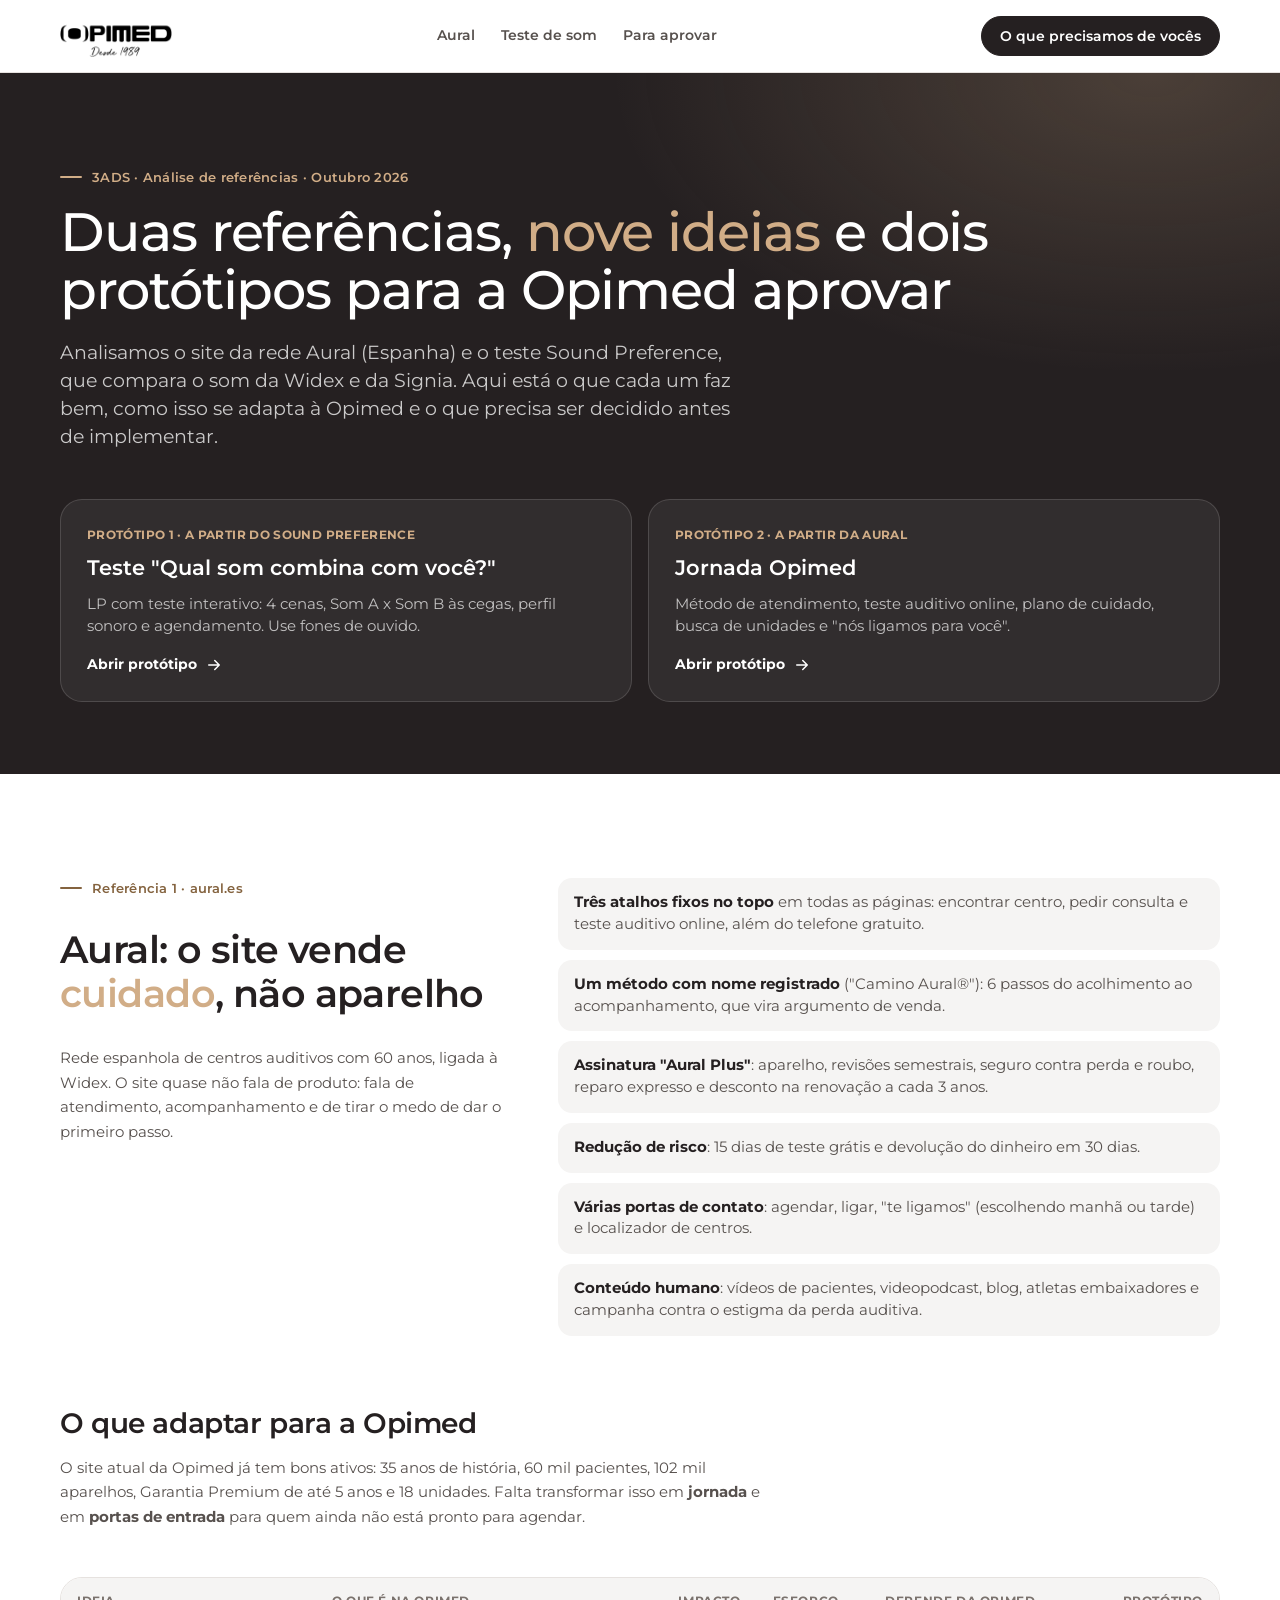
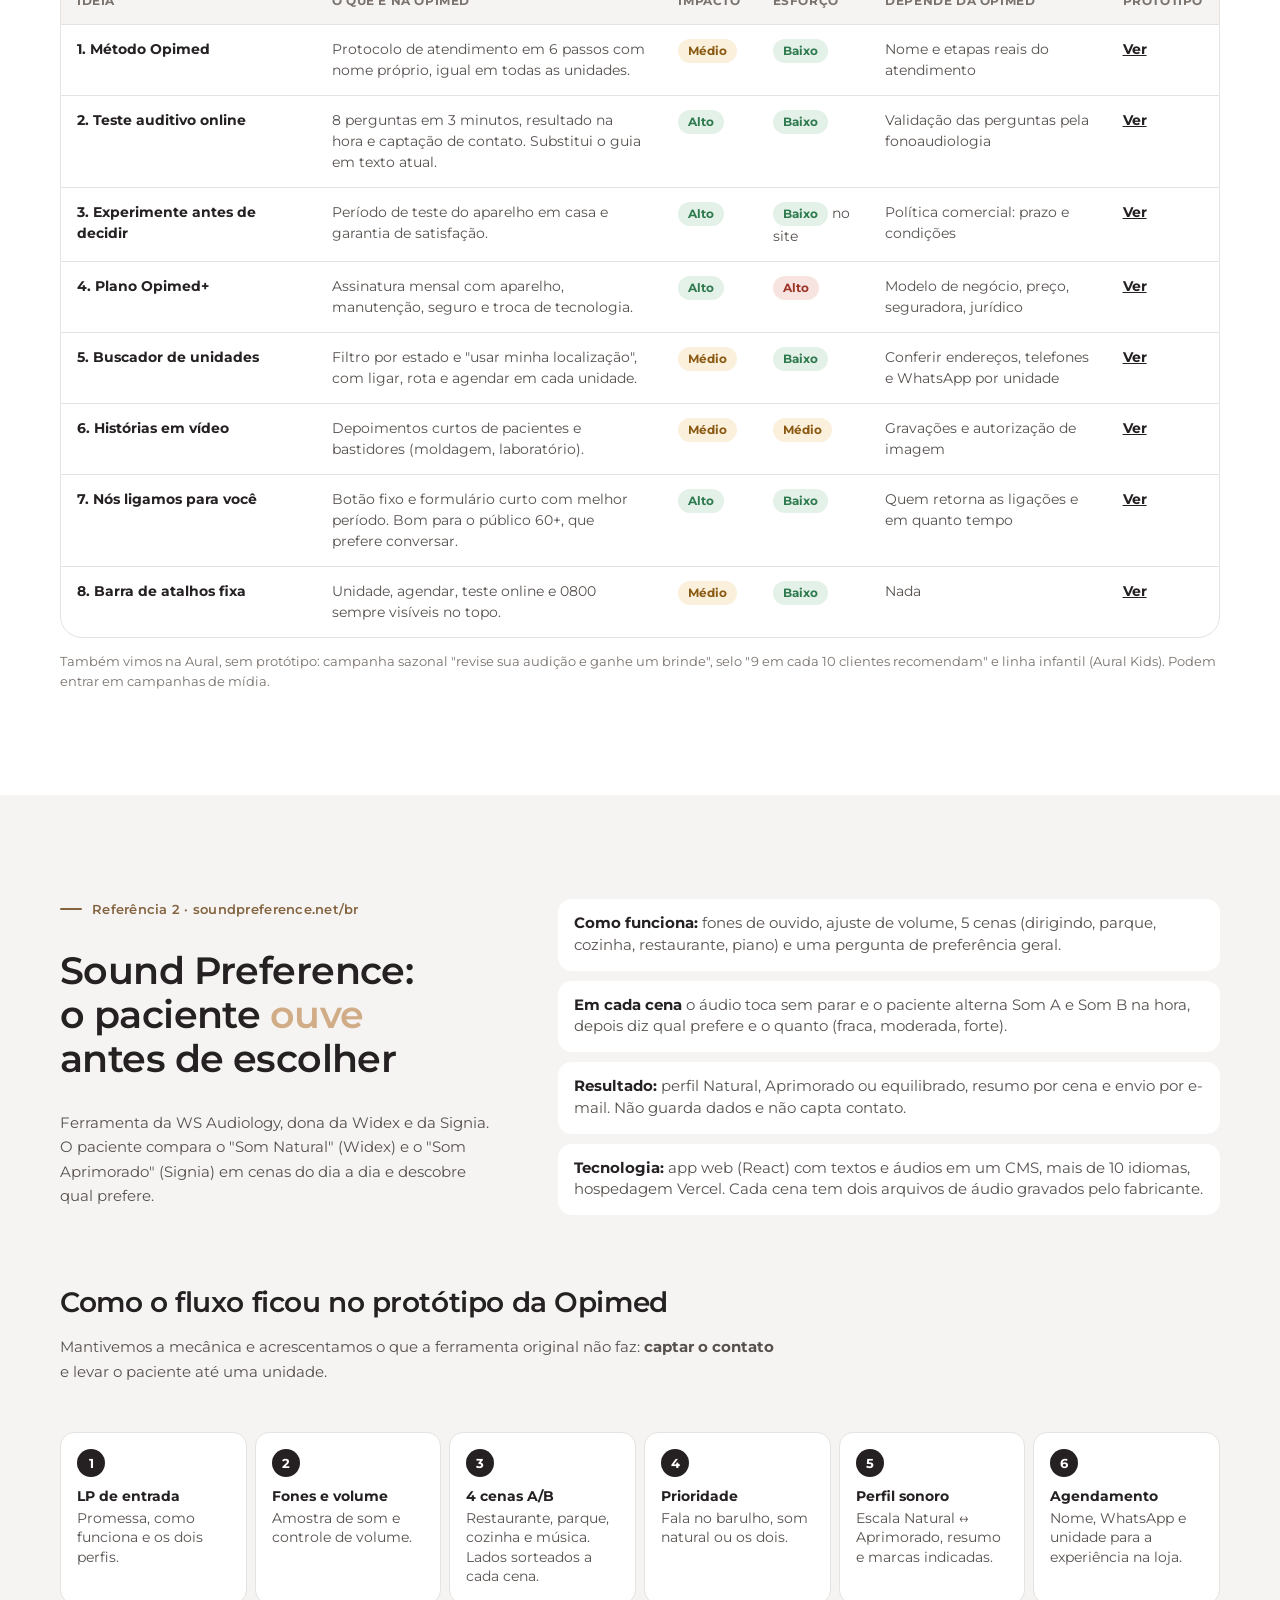
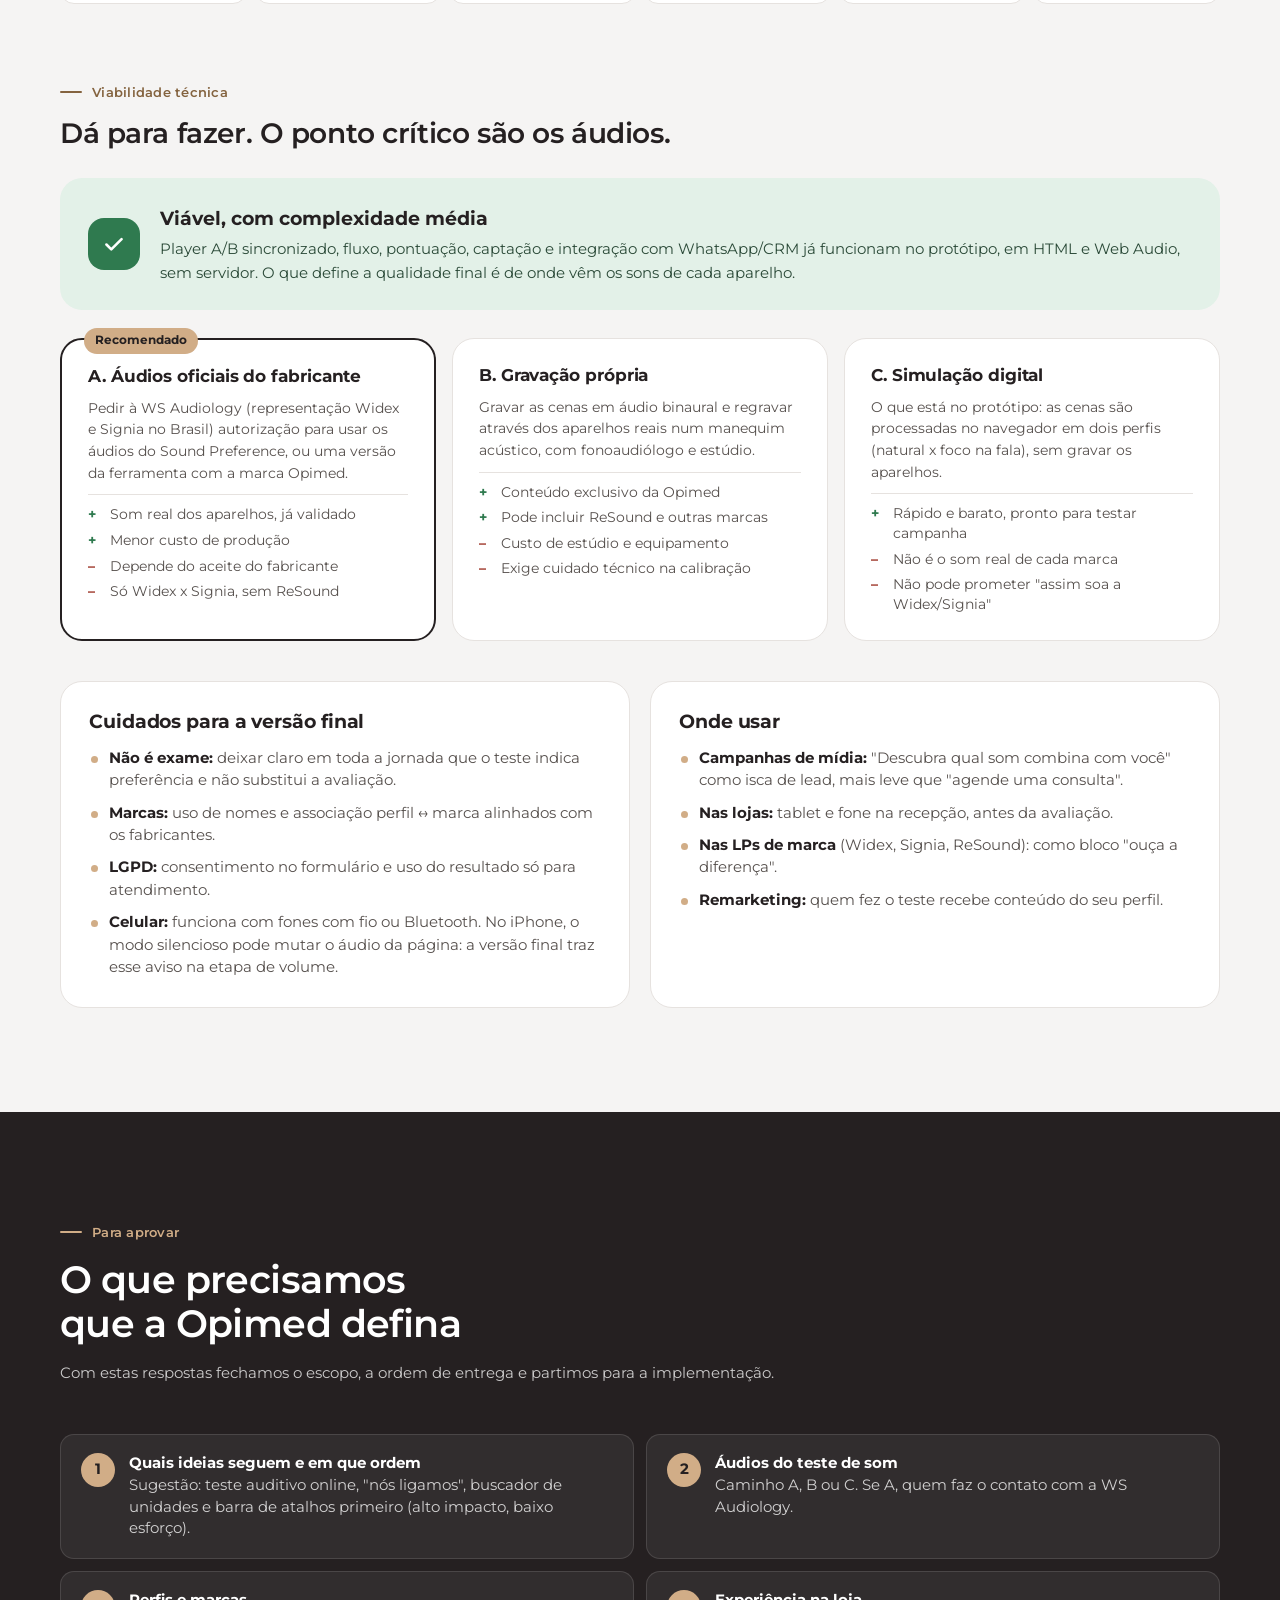
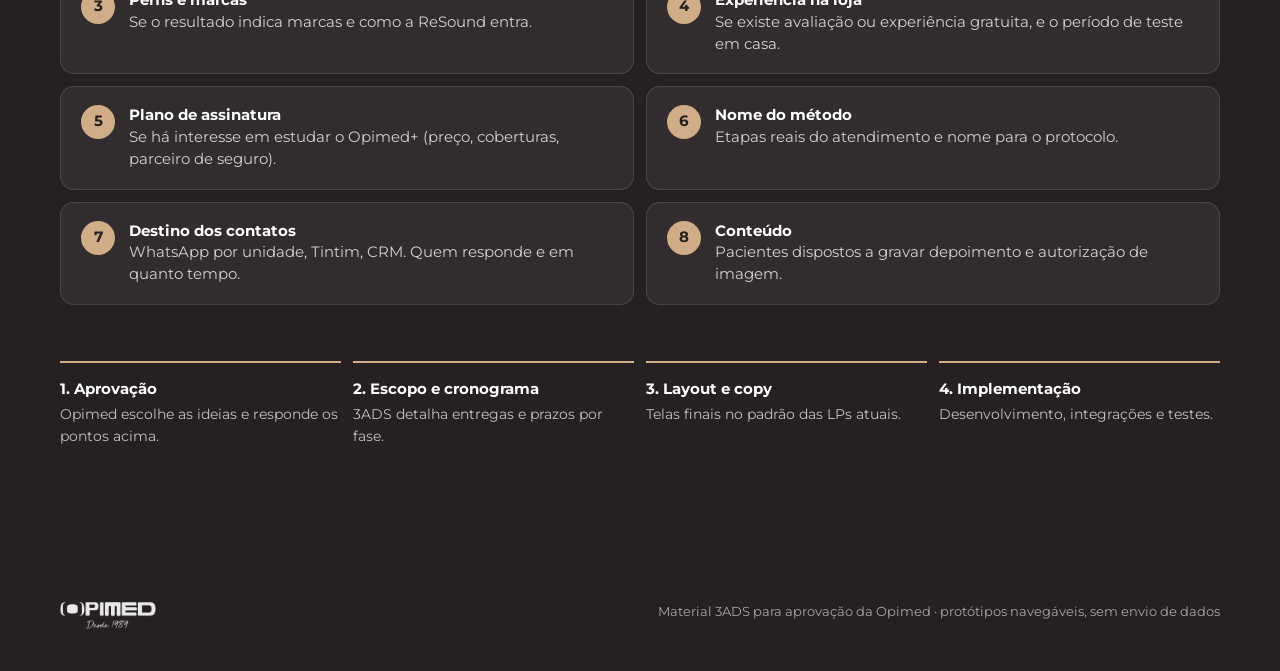
<file: index.html>
<!DOCTYPE html>
<html lang="pt-BR" class="no-js">
<head>
  <meta charset="UTF-8">
  <meta name="viewport" content="width=device-width, initial-scale=1, viewport-fit=cover">
  <title>Novas ideias para a Opimed | 3ADS</title>
  <meta name="description" content="Análise da rede Aural e da ferramenta Sound Preference, com ideias adaptadas e protótipos navegáveis para a Opimed aprovar.">
  <meta name="robots" content="noindex">
  <meta name="theme-color" content="#252021">
  <link rel="icon" href="assets/img/favicon.svg" type="image/svg+xml">
  <link rel="preconnect" href="https://fonts.googleapis.com">
  <link rel="preconnect" href="https://fonts.gstatic.com" crossorigin>
  <link href="https://fonts.googleapis.com/css2?family=Montserrat:wght@400;500;600;700&display=swap" rel="stylesheet">
  <link rel="stylesheet" href="assets/css/base.css">
  <style>
    .cover { background: radial-gradient(900px 500px at 90% 0%, rgba(var(--glow), .22), transparent 60%), var(--ink); color: #fff; padding: 88px 0 72px; }
    .cover .lead { color: rgba(255, 255, 255, .76); margin-top: 20px; max-width: 680px; }
    .proto-cards { display: grid; grid-template-columns: 1fr 1fr; gap: 16px; margin-top: 48px; }
    .proto-card {
      display: grid; gap: 8px; padding: 26px; border-radius: var(--radius-md);
      background: rgba(255, 255, 255, .06); border: 1px solid rgba(255, 255, 255, .14);
      text-decoration: none; color: #fff; transition: background .25s, transform .25s var(--ease), border-color .25s;
    }
    .proto-card:hover { background: rgba(255, 255, 255, .1); border-color: var(--accent); transform: translateY(-3px); }
    .proto-card small { color: var(--accent); font-weight: 700; font-size: 12px; letter-spacing: .03em; }
    .proto-card strong { font-size: 21px; font-weight: 600; }
    .proto-card span { color: rgba(255, 255, 255, .7); font-size: 14.5px; }
    .proto-card em { font-style: normal; font-weight: 700; font-size: 14px; margin-top: 8px; display: inline-flex; gap: 8px; align-items: center; }
    .proto-card svg { width: 18px; height: 18px; }

    .ref { display: grid; grid-template-columns: minmax(0, 1fr) minmax(0, 1.5fr); gap: 56px; }
    .ref__meta { display: grid; gap: 14px; align-content: start; }
    .facts { list-style: none; display: grid; gap: 10px; }
    .facts li { padding: 14px 16px; border-radius: var(--radius-sm); background: var(--soft); font-size: 14.5px; color: var(--t2); line-height: 1.5; }
    .facts strong { color: var(--ink); }
    .section--soft .facts li { background: #fff; }

    .table-wrap { overflow-x: auto; border: 1px solid var(--line); border-radius: var(--radius-md); background: #fff; }
    table { width: 100%; border-collapse: collapse; font-size: 14px; min-width: 760px; }
    th, td { text-align: left; padding: 14px 16px; border-bottom: 1px solid var(--line); vertical-align: top; line-height: 1.5; }
    th { font-size: 12px; text-transform: uppercase; letter-spacing: .05em; color: var(--t3); background: var(--soft); font-weight: 700; }
    tr:last-child td { border-bottom: 0; }
    td:first-child { font-weight: 700; color: var(--ink); width: 22%; }
    td { color: var(--t2); }
    .lvl { display: inline-block; font-size: 12px; font-weight: 700; padding: 3px 10px; border-radius: var(--pill); white-space: nowrap; }
    .lvl--a { background: #e3f1e8; color: #2f7a4f; }
    .lvl--m { background: #fbf0dc; color: #8a5a12; }
    .lvl--b { background: #f7e3e0; color: #9c3427; }
    .proto-link { font-weight: 700; color: var(--ink); white-space: nowrap; }

    .flow { list-style: none; display: grid; grid-template-columns: repeat(6, 1fr); gap: 8px; counter-reset: f; }
    .flow li { counter-increment: f; padding: 16px; border-radius: var(--radius-sm); background: #fff; border: 1px solid var(--line); font-size: 13.5px; color: var(--t2); line-height: 1.45; }
    .flow li::before { content: counter(f); display: grid; place-items: center; width: 28px; height: 28px; border-radius: 50%; background: var(--ink); color: #fff; font-weight: 700; font-size: 13px; margin-bottom: 10px; }
    .flow strong { display: block; color: var(--ink); margin-bottom: 2px; }

    .verdict { display: grid; grid-template-columns: auto 1fr; gap: 20px; align-items: center; padding: 26px 28px; border-radius: var(--radius-md); background: #e3f1e8; margin-bottom: 28px; }
    .verdict__ico { width: 52px; height: 52px; border-radius: 16px; background: #2f7a4f; color: #fff; display: grid; place-items: center; }
    .verdict__ico svg { width: 26px; height: 26px; }
    .verdict strong { font-size: 19px; display: block; margin-bottom: 4px; }
    .verdict p { color: #2b4a38; font-size: 15px; }

    .paths { display: grid; grid-template-columns: repeat(3, 1fr); gap: 16px; }
    .path { padding: 26px; border-radius: var(--radius-md); border: 1px solid var(--line); background: #fff; display: grid; gap: 10px; align-content: start; position: relative; }
    .path--rec { border: 2px solid var(--ink); }
    .path__flag { position: absolute; top: -12px; left: 22px; background: var(--accent); color: var(--ink); font-size: 11.5px; font-weight: 700; padding: 4px 11px; border-radius: var(--pill); }
    .path h3 { font-size: 17px; }
    .path p { font-size: 14px; color: var(--t2); line-height: 1.55; }
    .pc { list-style: none; display: grid; gap: 6px; font-size: 13.5px; color: var(--t2); padding-top: 10px; border-top: 1px solid var(--line); }
    .pc li { padding-left: 22px; position: relative; line-height: 1.45; }
    .pc li::before { position: absolute; left: 0; font-weight: 700; }
    .pc .p::before { content: "+"; color: #2f7a4f; }
    .pc .c::before { content: "–"; color: #9c3427; }

    .cols { display: grid; grid-template-columns: 1fr 1fr; gap: 20px; }
    .cols .card h3 { margin-bottom: 12px; }
    .bul { list-style: none; display: grid; gap: 10px; }
    .bul li { position: relative; padding-left: 20px; font-size: 14.5px; color: var(--t2); line-height: 1.55; }
    .bul li::before { content: ""; position: absolute; left: 2px; top: 9px; width: 7px; height: 7px; border-radius: 50%; background: var(--accent); }
    .bul strong { color: var(--ink); }

    .decide { counter-reset: d; list-style: none; display: grid; grid-template-columns: 1fr 1fr; gap: 12px; }
    .decide li { counter-increment: d; display: grid; grid-template-columns: 34px 1fr; gap: 14px; padding: 18px 20px; border-radius: var(--radius-sm); background: rgba(255, 255, 255, .06); border: 1px solid rgba(255, 255, 255, .12); font-size: 14.5px; color: rgba(255, 255, 255, .78); line-height: 1.5; }
    .decide li::before { content: counter(d); display: grid; place-items: center; width: 34px; height: 34px; border-radius: 50%; background: var(--accent); color: var(--ink); font-weight: 700; }
    .decide strong { color: #fff; display: block; }
    .next { display: grid; grid-template-columns: repeat(4, 1fr); gap: 12px; margin-top: 56px; }
    .next div { border-top: 2px solid var(--accent); padding-top: 14px; font-size: 14px; color: rgba(255, 255, 255, .72); }
    .next strong { display: block; color: #fff; font-size: 15px; margin-bottom: 4px; }

    @media (max-width: 960px) {
      .ref, .cols { grid-template-columns: 1fr; gap: 32px; }
      .flow { grid-template-columns: repeat(3, 1fr); }
      .paths { grid-template-columns: 1fr; gap: 22px; }
      .next { grid-template-columns: 1fr 1fr; }
    }
    @media (max-width: 640px) {
      .cover { padding: 56px 0 48px; }
      .proto-cards, .decide, .next { grid-template-columns: 1fr; }
      .flow { grid-template-columns: 1fr 1fr; }
      .verdict { grid-template-columns: 1fr; }
      .header .btn { display: none; }
    }
  </style>
  <script>document.documentElement.classList.replace('no-js', 'js');</script>
</head>
<body>
  <svg width="0" height="0" style="position:absolute" aria-hidden="true">
    <symbol id="i-arrow" viewBox="0 0 24 24" fill="none" stroke="currentColor" stroke-width="2" stroke-linecap="round" stroke-linejoin="round"><path d="M5 12h14M13 6l6 6-6 6"/></symbol>
    <symbol id="i-check" viewBox="0 0 24 24" fill="none" stroke="currentColor" stroke-width="2.4" stroke-linecap="round" stroke-linejoin="round"><path d="m5 12.5 4.5 4.5L19 7.5"/></symbol>
  </svg>

  <header class="header">
    <div class="container header__inner">
      <a href="#topo" class="logo"><img src="assets/img/logo-opimed.webp" alt="Opimed desde 1989" width="2048" height="1024"></a>
      <nav class="nav" aria-label="Seções">
        <a href="#aural">Aural</a>
        <a href="#sound">Teste de som</a>
        <a href="#decidir">Para aprovar</a>
      </nav>
      <a href="#decidir" class="btn btn--sm">O que precisamos de vocês</a>
    </div>
  </header>

  <main id="topo">
    <section class="cover">
      <div class="container">
        <span class="kicker kicker--light">3ADS · Análise de referências · Outubro 2026</span>
        <h1 class="h1">Duas referências, <em>nove ideias</em> e dois protótipos para a Opimed aprovar</h1>
        <p class="lead">Analisamos o site da rede Aural (Espanha) e o teste Sound Preference, que compara o som da Widex e da Signia. Aqui está o que cada um faz bem, como isso se adapta à Opimed e o que precisa ser decidido antes de implementar.</p>
        <div class="proto-cards">
          <a class="proto-card" href="teste-de-som/">
            <small>PROTÓTIPO 1 · A PARTIR DO SOUND PREFERENCE</small>
            <strong>Teste "Qual som combina com você?"</strong>
            <span>LP com teste interativo: 4 cenas, Som A x Som B às cegas, perfil sonoro e agendamento. Use fones de ouvido.</span>
            <em>Abrir protótipo <svg aria-hidden="true"><use href="#i-arrow"/></svg></em>
          </a>
          <a class="proto-card" href="jornada/">
            <small>PROTÓTIPO 2 · A PARTIR DA AURAL</small>
            <strong>Jornada Opimed</strong>
            <span>Método de atendimento, teste auditivo online, plano de cuidado, busca de unidades e "nós ligamos para você".</span>
            <em>Abrir protótipo <svg aria-hidden="true"><use href="#i-arrow"/></svg></em>
          </a>
        </div>
      </div>
    </section>

    <!-- ================= AURAL ================= -->
    <section class="section" id="aural">
      <div class="container">
        <div class="ref">
          <div class="ref__meta">
            <span class="kicker">Referência 1 · aural.es</span>
            <h2 class="h2">Aural: o site vende <em>cuidado</em>, não aparelho</h2>
            <p class="body">Rede espanhola de centros auditivos com 60 anos, ligada à Widex. O site quase não fala de produto: fala de atendimento, acompanhamento e de tirar o medo de dar o primeiro passo.</p>
          </div>
          <ul class="facts">
            <li><strong>Três atalhos fixos no topo</strong> em todas as páginas: encontrar centro, pedir consulta e teste auditivo online, além do telefone gratuito.</li>
            <li><strong>Um método com nome registrado</strong> ("Camino Aural®"): 6 passos do acolhimento ao acompanhamento, que vira argumento de venda.</li>
            <li><strong>Assinatura "Aural Plus"</strong>: aparelho, revisões semestrais, seguro contra perda e roubo, reparo expresso e desconto na renovação a cada 3 anos.</li>
            <li><strong>Redução de risco</strong>: 15 dias de teste grátis e devolução do dinheiro em 30 dias.</li>
            <li><strong>Várias portas de contato</strong>: agendar, ligar, "te ligamos" (escolhendo manhã ou tarde) e localizador de centros.</li>
            <li><strong>Conteúdo humano</strong>: vídeos de pacientes, videopodcast, blog, atletas embaixadores e campanha contra o estigma da perda auditiva.</li>
          </ul>
        </div>

        <div class="head" style="margin-top:72px">
          <h3 class="h2" style="font-size:clamp(22px,2.2vw,28px)">O que adaptar para a Opimed</h3>
          <p class="body">O site atual da Opimed já tem bons ativos: 35 anos de história, 60 mil pacientes, 102 mil aparelhos, Garantia Premium de até 5 anos e 18 unidades. Falta transformar isso em <strong>jornada</strong> e em <strong>portas de entrada</strong> para quem ainda não está pronto para agendar.</p>
        </div>
        <div class="table-wrap">
          <table>
            <thead><tr><th>Ideia</th><th>O que é na Opimed</th><th>Impacto</th><th>Esforço</th><th>Depende da Opimed</th><th>Protótipo</th></tr></thead>
            <tbody>
              <tr><td>1. Método Opimed</td><td>Protocolo de atendimento em 6 passos com nome próprio, igual em todas as unidades.</td><td><span class="lvl lvl--m">Médio</span></td><td><span class="lvl lvl--a">Baixo</span></td><td>Nome e etapas reais do atendimento</td><td><a class="proto-link" href="jornada/#metodo">Ver</a></td></tr>
              <tr><td>2. Teste auditivo online</td><td>8 perguntas em 3 minutos, resultado na hora e captação de contato. Substitui o guia em texto atual.</td><td><span class="lvl lvl--a">Alto</span></td><td><span class="lvl lvl--a">Baixo</span></td><td>Validação das perguntas pela fonoaudiologia</td><td><a class="proto-link" href="jornada/#teste-online">Ver</a></td></tr>
              <tr><td>3. Experimente antes de decidir</td><td>Período de teste do aparelho em casa e garantia de satisfação.</td><td><span class="lvl lvl--a">Alto</span></td><td><span class="lvl lvl--a">Baixo</span> no site</td><td>Política comercial: prazo e condições</td><td><a class="proto-link" href="jornada/#experimente">Ver</a></td></tr>
              <tr><td>4. Plano Opimed+</td><td>Assinatura mensal com aparelho, manutenção, seguro e troca de tecnologia.</td><td><span class="lvl lvl--a">Alto</span></td><td><span class="lvl lvl--b">Alto</span></td><td>Modelo de negócio, preço, seguradora, jurídico</td><td><a class="proto-link" href="jornada/#plano">Ver</a></td></tr>
              <tr><td>5. Buscador de unidades</td><td>Filtro por estado e "usar minha localização", com ligar, rota e agendar em cada unidade.</td><td><span class="lvl lvl--m">Médio</span></td><td><span class="lvl lvl--a">Baixo</span></td><td>Conferir endereços, telefones e WhatsApp por unidade</td><td><a class="proto-link" href="jornada/#unidades">Ver</a></td></tr>
              <tr><td>6. Histórias em vídeo</td><td>Depoimentos curtos de pacientes e bastidores (moldagem, laboratório).</td><td><span class="lvl lvl--m">Médio</span></td><td><span class="lvl lvl--m">Médio</span></td><td>Gravações e autorização de imagem</td><td><a class="proto-link" href="jornada/#historias">Ver</a></td></tr>
              <tr><td>7. Nós ligamos para você</td><td>Botão fixo e formulário curto com melhor período. Bom para o público 60+, que prefere conversar.</td><td><span class="lvl lvl--a">Alto</span></td><td><span class="lvl lvl--a">Baixo</span></td><td>Quem retorna as ligações e em quanto tempo</td><td><a class="proto-link" href="jornada/#agendar">Ver</a></td></tr>
              <tr><td>8. Barra de atalhos fixa</td><td>Unidade, agendar, teste online e 0800 sempre visíveis no topo.</td><td><span class="lvl lvl--m">Médio</span></td><td><span class="lvl lvl--a">Baixo</span></td><td>Nada</td><td><a class="proto-link" href="jornada/">Ver</a></td></tr>
            </tbody>
          </table>
        </div>
        <p class="small" style="margin-top:14px">Também vimos na Aural, sem protótipo: campanha sazonal "revise sua audição e ganhe um brinde", selo "9 em cada 10 clientes recomendam" e linha infantil (Aural Kids). Podem entrar em campanhas de mídia.</p>
      </div>
    </section>

    <!-- ================= SOUND PREFERENCE ================= -->
    <section class="section section--soft" id="sound">
      <div class="container">
        <div class="ref">
          <div class="ref__meta">
            <span class="kicker">Referência 2 · soundpreference.net/br</span>
            <h2 class="h2">Sound Preference: o paciente <em>ouve</em> antes de escolher</h2>
            <p class="body">Ferramenta da WS Audiology, dona da Widex e da Signia. O paciente compara o "Som Natural" (Widex) e o "Som Aprimorado" (Signia) em cenas do dia a dia e descobre qual prefere.</p>
          </div>
          <ul class="facts">
            <li><strong>Como funciona:</strong> fones de ouvido, ajuste de volume, 5 cenas (dirigindo, parque, cozinha, restaurante, piano) e uma pergunta de preferência geral.</li>
            <li><strong>Em cada cena</strong> o áudio toca sem parar e o paciente alterna Som A e Som B na hora, depois diz qual prefere e o quanto (fraca, moderada, forte).</li>
            <li><strong>Resultado:</strong> perfil Natural, Aprimorado ou equilibrado, resumo por cena e envio por e-mail. Não guarda dados e não capta contato.</li>
            <li><strong>Tecnologia:</strong> app web (React) com textos e áudios em um CMS, mais de 10 idiomas, hospedagem Vercel. Cada cena tem dois arquivos de áudio gravados pelo fabricante.</li>
          </ul>
        </div>

        <div class="head" style="margin-top:72px">
          <h3 class="h2" style="font-size:clamp(22px,2.2vw,28px)">Como o fluxo ficou no protótipo da Opimed</h3>
          <p class="body">Mantivemos a mecânica e acrescentamos o que a ferramenta original não faz: <strong>captar o contato</strong> e levar o paciente até uma unidade.</p>
        </div>
        <ol class="flow">
          <li><strong>LP de entrada</strong>Promessa, como funciona e os dois perfis.</li>
          <li><strong>Fones e volume</strong>Amostra de som e controle de volume.</li>
          <li><strong>4 cenas A/B</strong>Restaurante, parque, cozinha e música. Lados sorteados a cada cena.</li>
          <li><strong>Prioridade</strong>Fala no barulho, som natural ou os dois.</li>
          <li><strong>Perfil sonoro</strong>Escala Natural ↔ Aprimorado, resumo e marcas indicadas.</li>
          <li><strong>Agendamento</strong>Nome, WhatsApp e unidade para a experiência na loja.</li>
        </ol>

        <div class="head" style="margin-top:72px;margin-bottom:28px">
          <span class="kicker">Viabilidade técnica</span>
          <h3 class="h2" style="font-size:clamp(22px,2.2vw,28px)">Dá para fazer. O ponto crítico são os áudios.</h3>
        </div>
        <div class="verdict">
          <span class="verdict__ico"><svg><use href="#i-check"/></svg></span>
          <div><strong>Viável, com complexidade média</strong><p>Player A/B sincronizado, fluxo, pontuação, captação e integração com WhatsApp/CRM já funcionam no protótipo, em HTML e Web Audio, sem servidor. O que define a qualidade final é de onde vêm os sons de cada aparelho.</p></div>
        </div>
        <div class="paths">
          <article class="path path--rec">
            <span class="path__flag">Recomendado</span>
            <h3 class="h3">A. Áudios oficiais do fabricante</h3>
            <p>Pedir à WS Audiology (representação Widex e Signia no Brasil) autorização para usar os áudios do Sound Preference, ou uma versão da ferramenta com a marca Opimed.</p>
            <ul class="pc"><li class="p">Som real dos aparelhos, já validado</li><li class="p">Menor custo de produção</li><li class="c">Depende do aceite do fabricante</li><li class="c">Só Widex x Signia, sem ReSound</li></ul>
          </article>
          <article class="path">
            <h3 class="h3">B. Gravação própria</h3>
            <p>Gravar as cenas em áudio binaural e regravar através dos aparelhos reais num manequim acústico, com fonoaudiólogo e estúdio.</p>
            <ul class="pc"><li class="p">Conteúdo exclusivo da Opimed</li><li class="p">Pode incluir ReSound e outras marcas</li><li class="c">Custo de estúdio e equipamento</li><li class="c">Exige cuidado técnico na calibração</li></ul>
          </article>
          <article class="path">
            <h3 class="h3">C. Simulação digital</h3>
            <p>O que está no protótipo: as cenas são processadas no navegador em dois perfis (natural x foco na fala), sem gravar os aparelhos.</p>
            <ul class="pc"><li class="p">Rápido e barato, pronto para testar campanha</li><li class="c">Não é o som real de cada marca</li><li class="c">Não pode prometer "assim soa a Widex/Signia"</li></ul>
          </article>
        </div>

        <div class="cols" style="margin-top:40px">
          <div class="card">
            <h3 class="h3">Cuidados para a versão final</h3>
            <ul class="bul">
              <li><strong>Não é exame:</strong> deixar claro em toda a jornada que o teste indica preferência e não substitui a avaliação.</li>
              <li><strong>Marcas:</strong> uso de nomes e associação perfil ↔ marca alinhados com os fabricantes.</li>
              <li><strong>LGPD:</strong> consentimento no formulário e uso do resultado só para atendimento.</li>
              <li><strong>Celular:</strong> funciona com fones com fio ou Bluetooth. No iPhone, o modo silencioso pode mutar o áudio da página: a versão final traz esse aviso na etapa de volume.</li>
            </ul>
          </div>
          <div class="card">
            <h3 class="h3">Onde usar</h3>
            <ul class="bul">
              <li><strong>Campanhas de mídia:</strong> "Descubra qual som combina com você" como isca de lead, mais leve que "agende uma consulta".</li>
              <li><strong>Nas lojas:</strong> tablet e fone na recepção, antes da avaliação.</li>
              <li><strong>Nas LPs de marca</strong> (Widex, Signia, ReSound): como bloco "ouça a diferença".</li>
              <li><strong>Remarketing:</strong> quem fez o teste recebe conteúdo do seu perfil.</li>
            </ul>
          </div>
        </div>
      </div>
    </section>

    <!-- ================= DECIDIR ================= -->
    <section class="section section--dark" id="decidir">
      <div class="container">
        <div class="head">
          <span class="kicker">Para aprovar</span>
          <h2 class="h2">O que precisamos que a Opimed defina</h2>
          <p class="body">Com estas respostas fechamos o escopo, a ordem de entrega e partimos para a implementação.</p>
        </div>
        <ol class="decide">
          <li><span><strong>Quais ideias seguem e em que ordem</strong>Sugestão: teste auditivo online, "nós ligamos", buscador de unidades e barra de atalhos primeiro (alto impacto, baixo esforço).</span></li>
          <li><span><strong>Áudios do teste de som</strong>Caminho A, B ou C. Se A, quem faz o contato com a WS Audiology.</span></li>
          <li><span><strong>Perfis e marcas</strong>Se o resultado indica marcas e como a ReSound entra.</span></li>
          <li><span><strong>Experiência na loja</strong>Se existe avaliação ou experiência gratuita, e o período de teste em casa.</span></li>
          <li><span><strong>Plano de assinatura</strong>Se há interesse em estudar o Opimed+ (preço, coberturas, parceiro de seguro).</span></li>
          <li><span><strong>Nome do método</strong>Etapas reais do atendimento e nome para o protocolo.</span></li>
          <li><span><strong>Destino dos contatos</strong>WhatsApp por unidade, Tintim, CRM. Quem responde e em quanto tempo.</span></li>
          <li><span><strong>Conteúdo</strong>Pacientes dispostos a gravar depoimento e autorização de imagem.</span></li>
        </ol>
        <div class="next">
          <div><strong>1. Aprovação</strong>Opimed escolhe as ideias e responde os pontos acima.</div>
          <div><strong>2. Escopo e cronograma</strong>3ADS detalha entregas e prazos por fase.</div>
          <div><strong>3. Layout e copy</strong>Telas finais no padrão das LPs atuais.</div>
          <div><strong>4. Implementação</strong>Desenvolvimento, integrações e testes.</div>
        </div>
      </div>
    </section>
  </main>

  <footer class="footer">
    <div class="container footer__inner">
      <img src="assets/img/logo-opimed.webp" alt="Opimed" width="2048" height="1024">
      <span>Material 3ADS para aprovação da Opimed · protótipos navegáveis, sem envio de dados</span>
    </div>
  </footer>
</body>
</html>
</file>
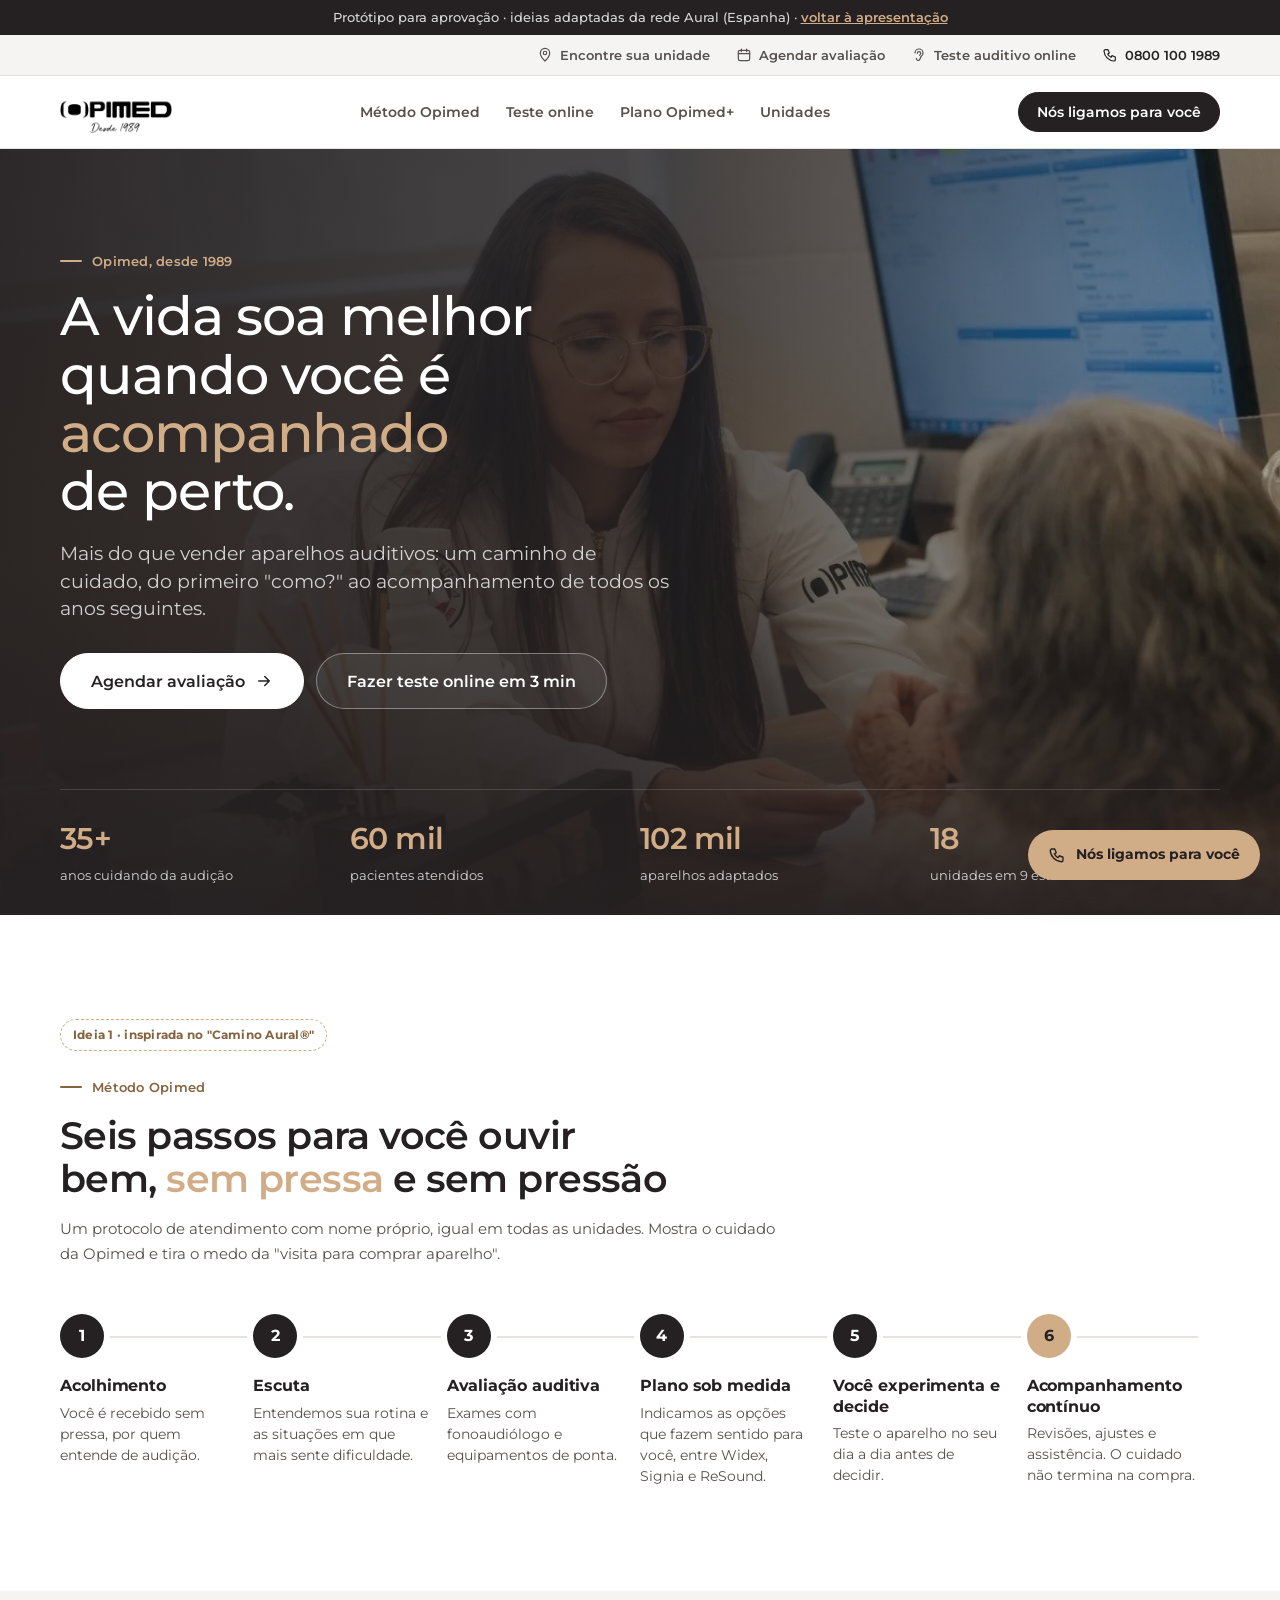
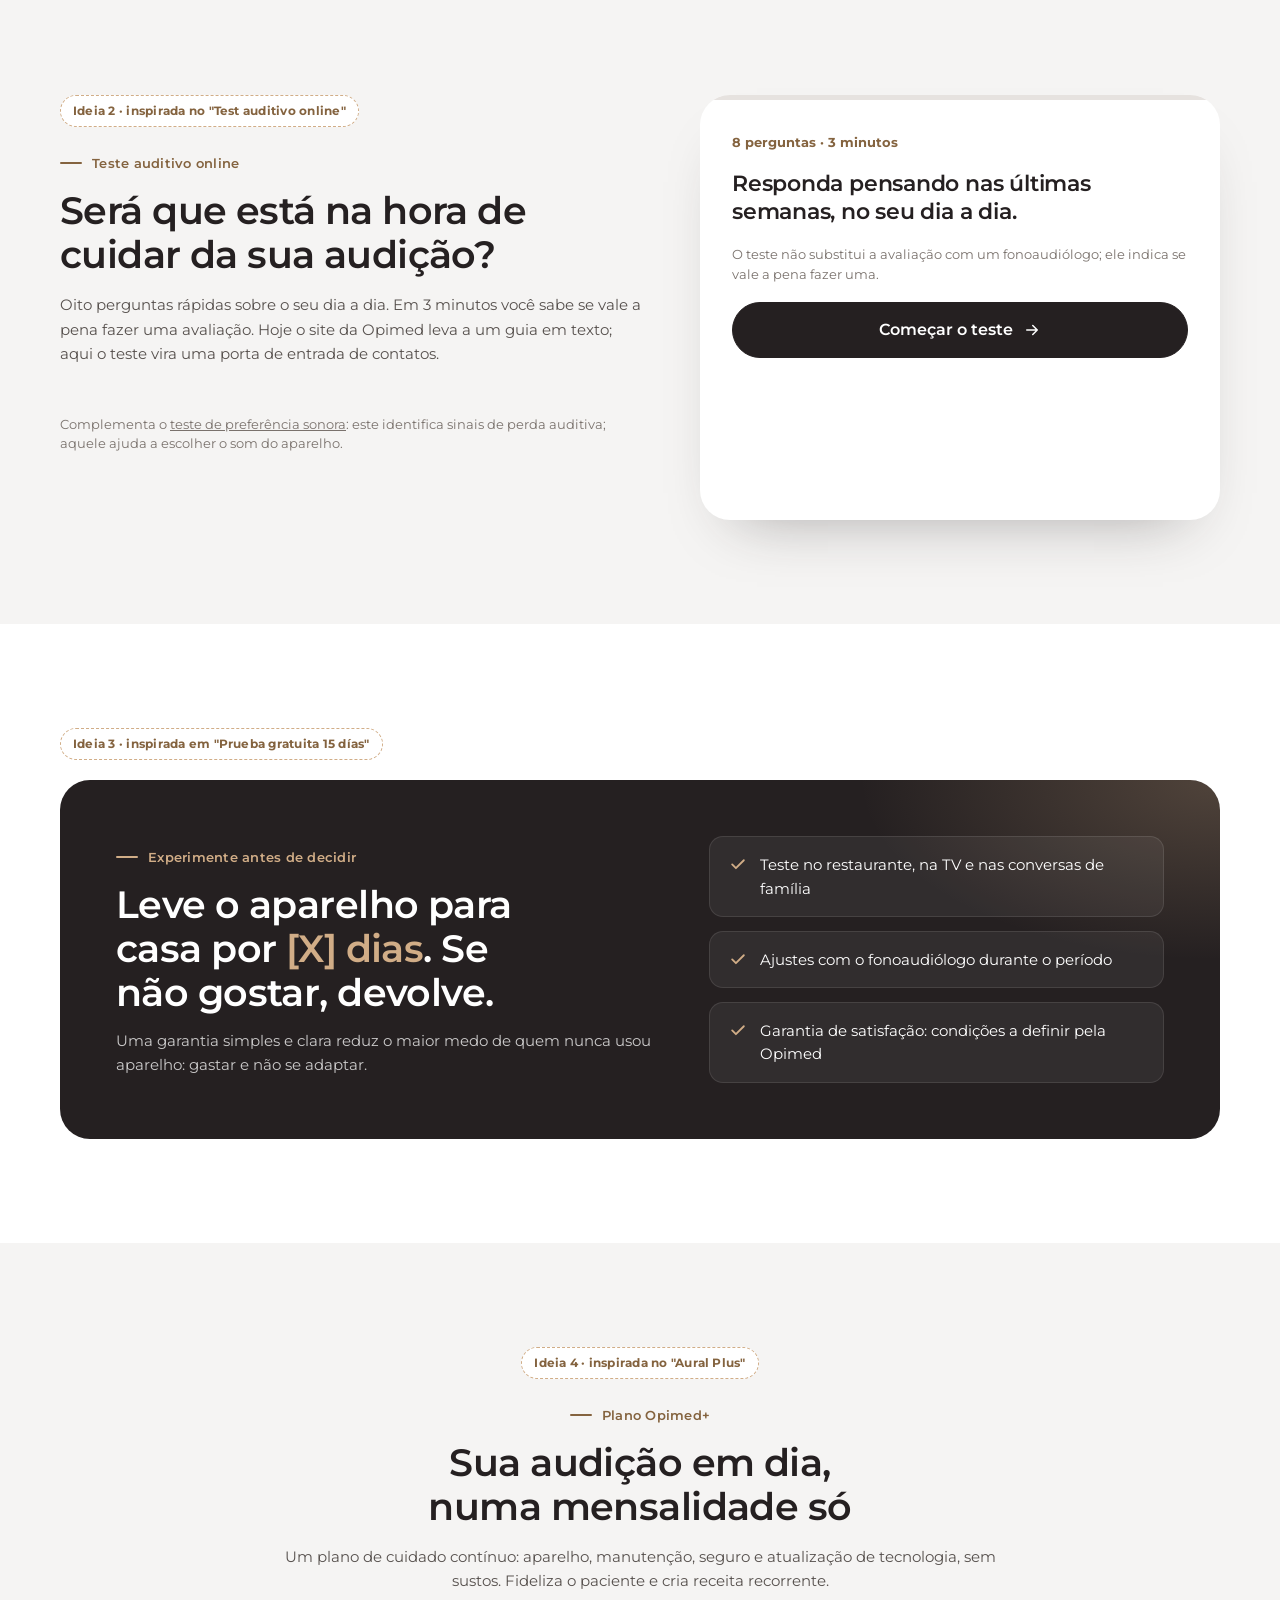
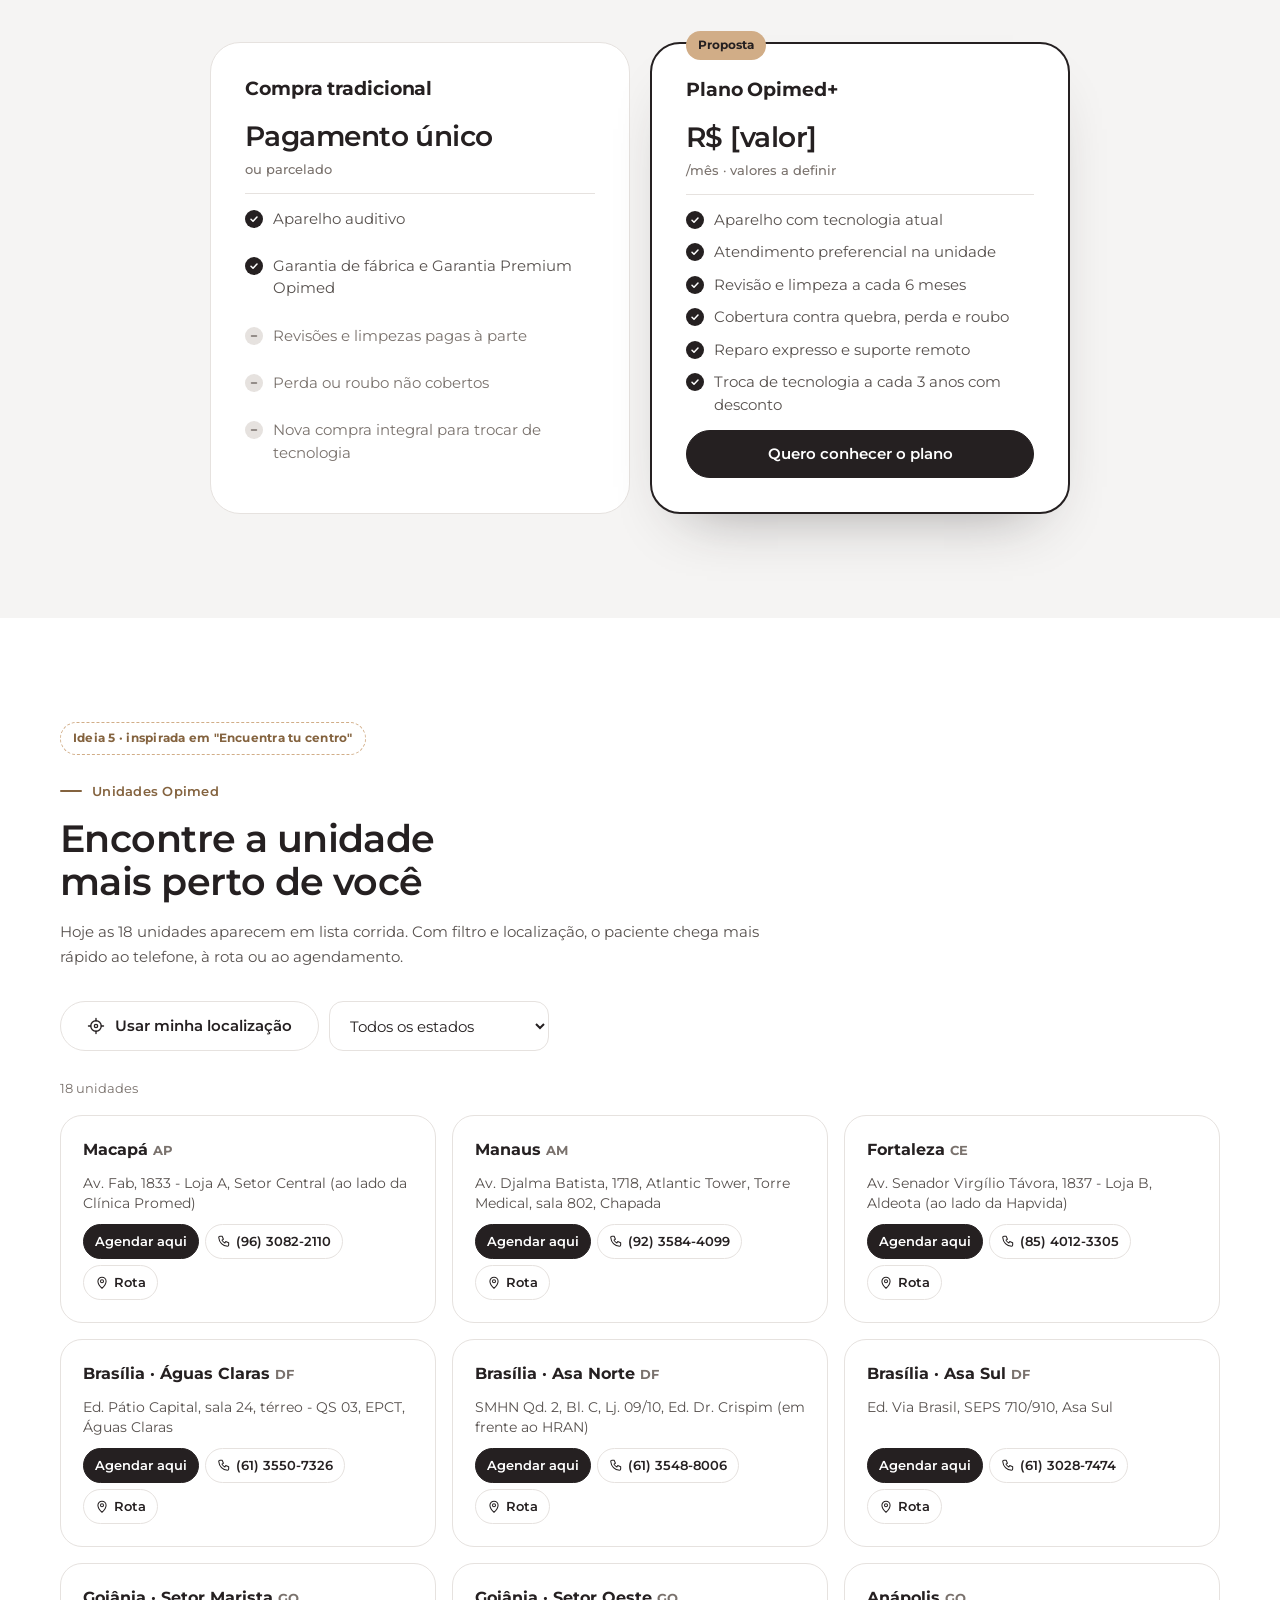
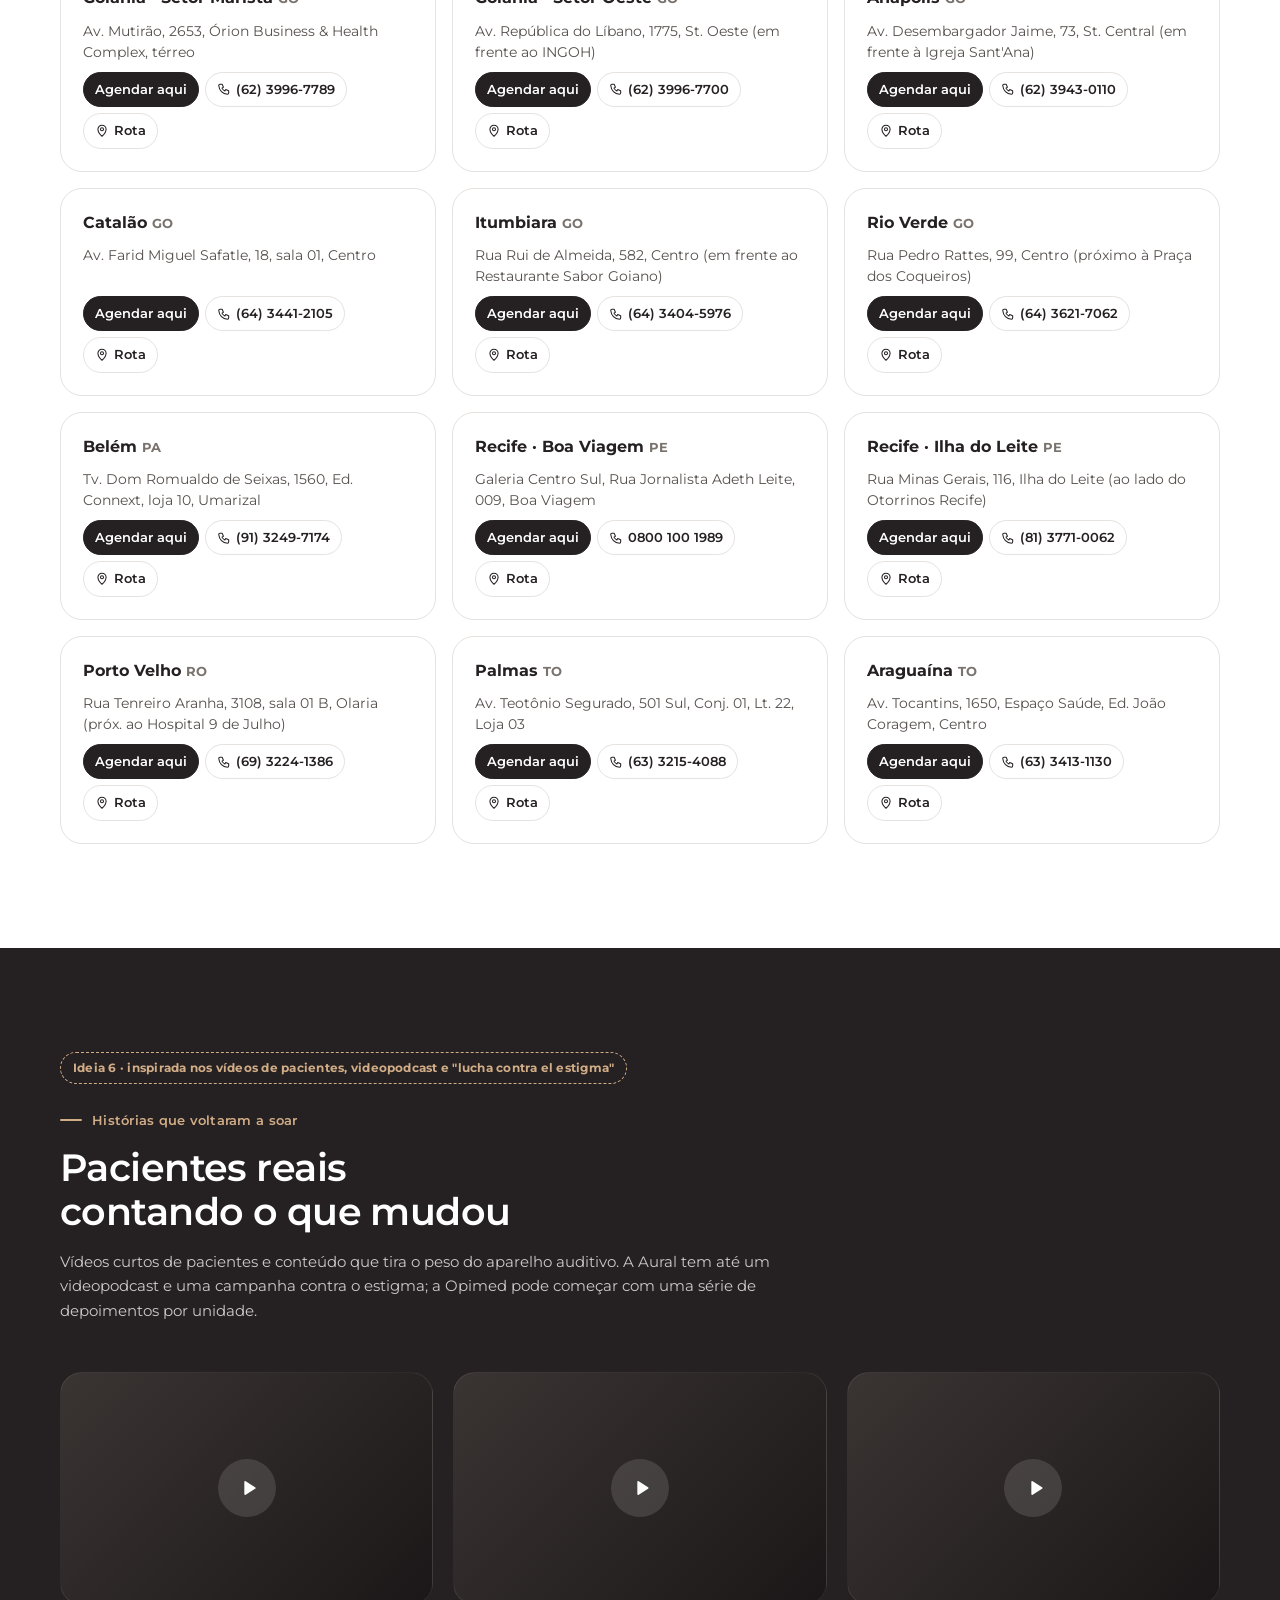
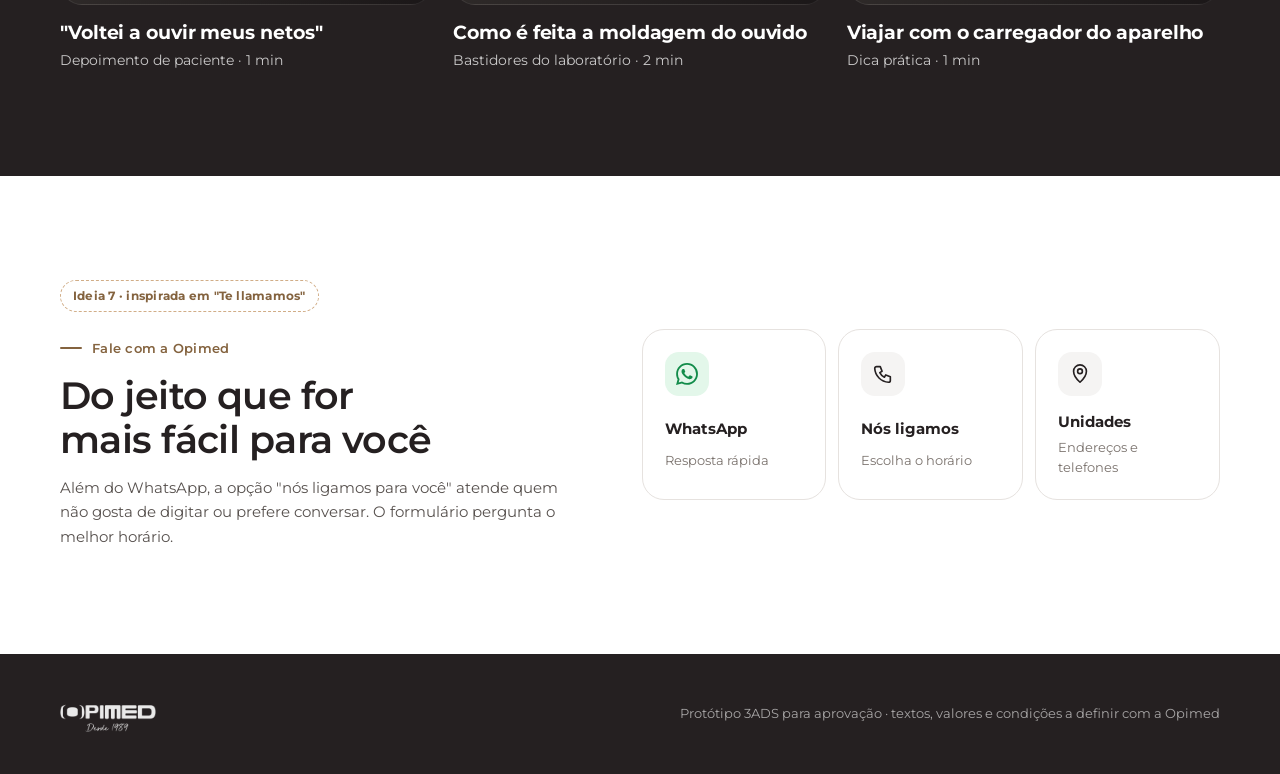
<file: jornada/index.html>
<!DOCTYPE html>
<html lang="pt-BR" class="no-js">
<head>
  <meta charset="UTF-8">
  <meta name="viewport" content="width=device-width, initial-scale=1, viewport-fit=cover">
  <title>Jornada Opimed | Protótipo</title>
  <meta name="description" content="Protótipo de novas funcionalidades para o site da Opimed, inspiradas na rede Aural: método de atendimento, teste auditivo online, plano de cuidado contínuo, busca de unidades e retorno por telefone.">
  <meta name="robots" content="noindex">
  <meta name="theme-color" content="#252021">
  <link rel="icon" href="../assets/img/favicon.svg" type="image/svg+xml">
  <link rel="preconnect" href="https://fonts.googleapis.com">
  <link rel="preconnect" href="https://fonts.gstatic.com" crossorigin>
  <link href="https://fonts.googleapis.com/css2?family=Montserrat:wght@400;500;600;700&display=swap" rel="stylesheet">
  <link rel="stylesheet" href="../assets/css/base.css">
  <link rel="stylesheet" href="jornada.css">
  <script>document.documentElement.classList.replace('no-js', 'js');</script>
</head>
<body>

  <svg width="0" height="0" style="position:absolute" aria-hidden="true">
    <symbol id="i-arrow" viewBox="0 0 24 24" fill="none" stroke="currentColor" stroke-width="2" stroke-linecap="round" stroke-linejoin="round"><path d="M5 12h14M13 6l6 6-6 6"/></symbol>
    <symbol id="i-check" viewBox="0 0 24 24" fill="none" stroke="currentColor" stroke-width="2.2" stroke-linecap="round" stroke-linejoin="round"><path d="m5 12.5 4.5 4.5L19 7.5"/></symbol>
    <symbol id="i-pin" viewBox="0 0 24 24" fill="none" stroke="currentColor" stroke-width="1.8" stroke-linecap="round" stroke-linejoin="round"><path d="M12 21s-7-6.2-7-12a7 7 0 0 1 14 0c0 5.8-7 12-7 12Z"/><circle cx="12" cy="9" r="2.6"/></symbol>
    <symbol id="i-phone" viewBox="0 0 24 24" fill="none" stroke="currentColor" stroke-width="1.8" stroke-linecap="round" stroke-linejoin="round"><path d="M5 4h4l2 5-2.5 1.5a11 11 0 0 0 5 5L15 13l5 2v4a2 2 0 0 1-2 2A16 16 0 0 1 3 6a2 2 0 0 1 2-2"/></symbol>
    <symbol id="i-cal" viewBox="0 0 24 24" fill="none" stroke="currentColor" stroke-width="1.8" stroke-linecap="round" stroke-linejoin="round"><rect x="3.5" y="5" width="17" height="15.5" rx="2.5"/><path d="M3.5 10h17M8 3v4M16 3v4"/></symbol>
    <symbol id="i-ear" viewBox="0 0 24 24" fill="none" stroke="currentColor" stroke-width="1.8" stroke-linecap="round" stroke-linejoin="round"><path d="M6 9a6 6 0 1 1 12 0c0 3-2 4-3 5.5S14 18 12.5 19.5 8 20 8 17"/><path d="M9.5 9.5a2.5 2.5 0 1 1 5 0c0 1.5-1.5 2-1.5 3"/></symbol>
    <symbol id="i-locate" viewBox="0 0 24 24" fill="none" stroke="currentColor" stroke-width="1.8" stroke-linecap="round"><circle cx="12" cy="12" r="7"/><circle cx="12" cy="12" r="2.2"/><path d="M12 2v3M12 19v3M2 12h3M19 12h3"/></symbol>
    <symbol id="i-play" viewBox="0 0 24 24" fill="currentColor"><path d="M8 5.6v12.8a1 1 0 0 0 1.5.86l10.2-6.4a1 1 0 0 0 0-1.72L9.5 4.74A1 1 0 0 0 8 5.6Z"/></symbol>
    <symbol id="i-close" viewBox="0 0 24 24" fill="none" stroke="currentColor" stroke-width="2" stroke-linecap="round"><path d="M6 6l12 12M18 6 6 18"/></symbol>
    <symbol id="i-whats" viewBox="0 0 24 24" fill="currentColor"><path d="M17.47 14.38c-.3-.15-1.76-.87-2.03-.97-.27-.1-.47-.15-.67.15-.2.3-.77.97-.94 1.16-.17.2-.35.22-.64.08-.3-.15-1.26-.47-2.4-1.48-.88-.79-1.48-1.76-1.65-2.06-.17-.3-.02-.46.13-.6.13-.14.3-.35.45-.52.15-.18.2-.3.3-.5.1-.2.05-.37-.03-.52-.07-.15-.67-1.61-.92-2.2-.24-.58-.48-.5-.67-.51h-.57c-.2 0-.52.07-.79.37-.27.3-1.04 1.02-1.04 2.48s1.07 2.88 1.21 3.07c.15.2 2.1 3.2 5.08 4.49.71.3 1.26.49 1.7.63.71.22 1.36.19 1.87.12.57-.09 1.76-.72 2-1.42.25-.69.25-1.29.18-1.41-.08-.13-.28-.2-.57-.35m-5.42 7.4h-.01a9.87 9.87 0 0 1-5.03-1.38l-.36-.21-3.74.98 1-3.65-.24-.37a9.86 9.86 0 0 1-1.51-5.26c0-5.45 4.44-9.88 9.89-9.88 2.64 0 5.12 1.03 6.99 2.9a9.83 9.83 0 0 1 2.89 6.99c0 5.45-4.44 9.88-9.88 9.88m8.41-18.3A11.82 11.82 0 0 0 12.05 0C5.5 0 .16 5.34.16 11.89c0 2.1.55 4.14 1.59 5.95L.06 24l6.3-1.65a11.88 11.88 0 0 0 5.69 1.45h.01c6.55 0 11.89-5.34 11.89-11.89a11.82 11.82 0 0 0-3.48-8.41Z"/></symbol>
  </svg>

  <div class="proto-bar">Protótipo para aprovação · ideias adaptadas da rede Aural (Espanha) · <a href="../">voltar à apresentação</a></div>

  <!-- Barra utilitária: os 3 atalhos que a Aural mantém sempre no topo -->
  <div class="util">
    <div class="container util__inner">
      <a href="#unidades" class="util__first"><svg aria-hidden="true"><use href="#i-pin"/></svg>Encontre sua unidade</a>
      <a href="#agendar"><svg aria-hidden="true"><use href="#i-cal"/></svg>Agendar avaliação</a>
      <a href="#teste-online"><svg aria-hidden="true"><use href="#i-ear"/></svg>Teste auditivo online</a>
      <a href="tel:08001001989" class="util__tel"><svg aria-hidden="true"><use href="#i-phone"/></svg>0800 100 1989</a>
    </div>
  </div>

  <header class="header">
    <div class="container header__inner">
      <a href="#topo" class="logo"><img src="../assets/img/logo-opimed.webp" alt="Opimed desde 1989" width="2048" height="1024"></a>
      <nav class="nav" aria-label="Seções">
        <a href="#metodo">Método Opimed</a>
        <a href="#teste-online">Teste online</a>
        <a href="#plano">Plano Opimed+</a>
        <a href="#unidades">Unidades</a>
      </nav>
      <button class="btn btn--sm" data-open-callback>Nós ligamos para você</button>
    </div>
  </header>

  <main id="topo">

    <!-- ================= HERO ================= -->
    <section class="hero">
      <div class="container hero__inner">
        <div class="hero__copy">
          <span class="kicker kicker--light">Opimed, desde 1989</span>
          <h1 class="h1">A vida soa melhor quando você é <em>acompanhado</em> de perto.</h1>
          <p class="lead">Mais do que vender aparelhos auditivos: um caminho de cuidado, do primeiro "como?" ao acompanhamento de todos os anos seguintes.</p>
          <div class="cta-group">
            <a href="#agendar" class="btn btn--lg btn--light">Agendar avaliação <svg aria-hidden="true"><use href="#i-arrow"/></svg></a>
            <a href="#teste-online" class="btn btn--lg btn--ghost-light">Fazer teste online em 3 min</a>
          </div>
        </div>
        <ul class="hero__stats">
          <li><strong>35+</strong><span>anos cuidando da audição</span></li>
          <li><strong>60 mil</strong><span>pacientes atendidos</span></li>
          <li><strong>102 mil</strong><span>aparelhos adaptados</span></li>
          <li><strong>18</strong><span>unidades em 9 estados</span></li>
        </ul>
      </div>
    </section>

    <!-- ================= 1. MÉTODO ================= -->
    <section class="section" id="metodo">
      <div class="container">
        <div class="idea-tag reveal">Ideia 1 · inspirada no "Camino Aural®"</div>
        <div class="head reveal">
          <span class="kicker">Método Opimed</span>
          <h2 class="h2">Seis passos para você ouvir bem, <em>sem pressa</em> e sem pressão</h2>
          <p class="body">Um protocolo de atendimento com nome próprio, igual em todas as unidades. Mostra o cuidado da Opimed e tira o medo da "visita para comprar aparelho".</p>
        </div>
        <ol class="steps-line">
          <li class="reveal"><span>1</span><h3 class="h3">Acolhimento</h3><p>Você é recebido sem pressa, por quem entende de audição.</p></li>
          <li class="reveal"><span>2</span><h3 class="h3">Escuta</h3><p>Entendemos sua rotina e as situações em que mais sente dificuldade.</p></li>
          <li class="reveal"><span>3</span><h3 class="h3">Avaliação auditiva</h3><p>Exames com fonoaudiólogo e equipamentos de ponta.</p></li>
          <li class="reveal"><span>4</span><h3 class="h3">Plano sob medida</h3><p>Indicamos as opções que fazem sentido para você, entre Widex, Signia e ReSound.</p></li>
          <li class="reveal"><span>5</span><h3 class="h3">Você experimenta e decide</h3><p>Teste o aparelho no seu dia a dia antes de decidir.</p></li>
          <li class="reveal"><span>6</span><h3 class="h3">Acompanhamento contínuo</h3><p>Revisões, ajustes e assistência. O cuidado não termina na compra.</p></li>
        </ol>
      </div>
    </section>

    <!-- ================= 2. TESTE ONLINE ================= -->
    <section class="section section--soft" id="teste-online">
      <div class="container quiz-wrap">
        <div>
          <div class="idea-tag reveal">Ideia 2 · inspirada no "Test auditivo online"</div>
          <div class="head reveal">
            <span class="kicker">Teste auditivo online</span>
            <h2 class="h2">Será que está na hora de cuidar da sua audição?</h2>
            <p class="body">Oito perguntas rápidas sobre o seu dia a dia. Em 3 minutos você sabe se vale a pena fazer uma avaliação. Hoje o site da Opimed leva a um guia em texto; aqui o teste vira uma porta de entrada de contatos.</p>
          </div>
          <p class="small reveal">Complementa o <a href="../teste-de-som/">teste de preferência sonora</a>: este identifica sinais de perda auditiva; aquele ajuda a escolher o som do aparelho.</p>
        </div>

        <div class="quiz" data-quiz aria-live="polite">
          <div class="quiz__bar"><span data-quiz-bar></span></div>
          <div class="quiz__body" data-quiz-body></div>
        </div>
      </div>
    </section>

    <!-- ================= 3. EXPERIMENTE ================= -->
    <section class="section" id="experimente">
      <div class="container">
        <div class="idea-tag reveal">Ideia 3 · inspirada em "Prueba gratuita 15 días"</div>
        <div class="trial reveal">
          <div>
            <span class="kicker kicker--light">Experimente antes de decidir</span>
            <h2 class="h2">Leve o aparelho para casa por <em>[X] dias</em>. Se não gostar, devolve.</h2>
            <p class="body">Uma garantia simples e clara reduz o maior medo de quem nunca usou aparelho: gastar e não se adaptar.</p>
          </div>
          <ul class="trial__list">
            <li><svg aria-hidden="true"><use href="#i-check"/></svg>Teste no restaurante, na TV e nas conversas de família</li>
            <li><svg aria-hidden="true"><use href="#i-check"/></svg>Ajustes com o fonoaudiólogo durante o período</li>
            <li><svg aria-hidden="true"><use href="#i-check"/></svg>Garantia de satisfação: condições a definir pela Opimed</li>
          </ul>
        </div>
      </div>
    </section>

    <!-- ================= 4. PLANO ================= -->
    <section class="section section--soft" id="plano">
      <div class="container">
        <div class="idea-tag idea-tag--center reveal">Ideia 4 · inspirada no "Aural Plus"</div>
        <div class="head head--center reveal">
          <span class="kicker">Plano Opimed+</span>
          <h2 class="h2">Sua audição em dia, numa mensalidade só</h2>
          <p class="body">Um plano de cuidado contínuo: aparelho, manutenção, seguro e atualização de tecnologia, sem sustos. Fideliza o paciente e cria receita recorrente.</p>
        </div>
        <div class="plans">
          <article class="plan reveal">
            <h3 class="h3">Compra tradicional</h3>
            <p class="plan__price">Pagamento único<small>ou parcelado</small></p>
            <ul>
              <li class="yes">Aparelho auditivo</li>
              <li class="yes">Garantia de fábrica e Garantia Premium Opimed</li>
              <li class="no">Revisões e limpezas pagas à parte</li>
              <li class="no">Perda ou roubo não cobertos</li>
              <li class="no">Nova compra integral para trocar de tecnologia</li>
            </ul>
          </article>
          <article class="plan plan--featured reveal">
            <span class="plan__flag">Proposta</span>
            <h3 class="h3">Plano Opimed+</h3>
            <p class="plan__price">R$ [valor]<small>/mês · valores a definir</small></p>
            <ul>
              <li class="yes">Aparelho com tecnologia atual</li>
              <li class="yes">Atendimento preferencial na unidade</li>
              <li class="yes">Revisão e limpeza a cada 6 meses</li>
              <li class="yes">Cobertura contra quebra, perda e roubo</li>
              <li class="yes">Reparo expresso e suporte remoto</li>
              <li class="yes">Troca de tecnologia a cada 3 anos com desconto</li>
            </ul>
            <a href="#agendar" class="btn btn--block">Quero conhecer o plano</a>
          </article>
        </div>
      </div>
    </section>

    <!-- ================= 5. UNIDADES ================= -->
    <section class="section" id="unidades">
      <div class="container">
        <div class="idea-tag reveal">Ideia 5 · inspirada em "Encuentra tu centro"</div>
        <div class="units-head reveal">
          <div class="head">
            <span class="kicker">Unidades Opimed</span>
            <h2 class="h2">Encontre a unidade mais perto de você</h2>
            <p class="body">Hoje as 18 unidades aparecem em lista corrida. Com filtro e localização, o paciente chega mais rápido ao telefone, à rota ou ao agendamento.</p>
          </div>
          <div class="units-tools">
            <button class="btn btn--outline" data-locate><svg aria-hidden="true"><use href="#i-locate"/></svg>Usar minha localização</button>
            <select class="select" data-state aria-label="Filtrar por estado"><option value="">Todos os estados</option></select>
          </div>
        </div>
        <p class="small units-status" data-units-status></p>
        <div class="units" data-units></div>
      </div>
    </section>

    <!-- ================= 6. HISTÓRIAS ================= -->
    <section class="section section--dark" id="historias">
      <div class="container">
        <div class="idea-tag idea-tag--dark reveal">Ideia 6 · inspirada nos vídeos de pacientes, videopodcast e "lucha contra el estigma"</div>
        <div class="head reveal">
          <span class="kicker">Histórias que voltaram a soar</span>
          <h2 class="h2">Pacientes reais contando o que mudou</h2>
          <p class="body">Vídeos curtos de pacientes e conteúdo que tira o peso do aparelho auditivo. A Aural tem até um videopodcast e uma campanha contra o estigma; a Opimed pode começar com uma série de depoimentos por unidade.</p>
        </div>
        <div class="grid grid--3">
          <article class="story reveal"><div class="story__thumb"><span><svg><use href="#i-play"/></svg></span></div><h3 class="h3">"Voltei a ouvir meus netos"</h3><p class="body">Depoimento de paciente · 1 min</p></article>
          <article class="story reveal"><div class="story__thumb"><span><svg><use href="#i-play"/></svg></span></div><h3 class="h3">Como é feita a moldagem do ouvido</h3><p class="body">Bastidores do laboratório · 2 min</p></article>
          <article class="story reveal"><div class="story__thumb"><span><svg><use href="#i-play"/></svg></span></div><h3 class="h3">Viajar com o carregador do aparelho</h3><p class="body">Dica prática · 1 min</p></article>
        </div>
      </div>
    </section>

    <!-- ================= AGENDAR ================= -->
    <section class="section" id="agendar">
      <div class="container book">
        <div>
          <div class="idea-tag reveal">Ideia 7 · inspirada em "Te llamamos"</div>
          <span class="kicker">Fale com a Opimed</span>
          <h2 class="h2">Do jeito que for mais fácil para você</h2>
          <p class="body">Além do WhatsApp, a opção "nós ligamos para você" atende quem não gosta de digitar ou prefere conversar. O formulário pergunta o melhor horário.</p>
        </div>
        <div class="contact-cards">
          <a class="contact" href="https://tintim.link/whatsapp/7c349cb9-c7e6-42a9-8469-b6271b6bdefa/78512ba2-2c3b-47da-89f4-48d40d353413" target="_blank" rel="noopener"><span class="contact__ico contact__ico--wa"><svg><use href="#i-whats"/></svg></span><strong>WhatsApp</strong><small>Resposta rápida</small></a>
          <button class="contact" data-open-callback><span class="contact__ico"><svg><use href="#i-phone"/></svg></span><strong>Nós ligamos</strong><small>Escolha o horário</small></button>
          <a class="contact" href="#unidades"><span class="contact__ico"><svg><use href="#i-pin"/></svg></span><strong>Unidades</strong><small>Endereços e telefones</small></a>
        </div>
      </div>
    </section>
  </main>

  <footer class="footer">
    <div class="container footer__inner">
      <img src="../assets/img/logo-opimed.webp" alt="Opimed" width="2048" height="1024">
      <span>Protótipo 3ADS para aprovação · textos, valores e condições a definir com a Opimed</span>
    </div>
  </footer>

  <!-- Botão fixo + painel "Nós ligamos para você" -->
  <button class="callback-fab" data-open-callback><svg aria-hidden="true"><use href="#i-phone"/></svg>Nós ligamos para você</button>
  <div class="drawer" data-drawer hidden>
    <div class="drawer__bg" data-close-callback></div>
    <div class="drawer__panel" role="dialog" aria-modal="true" aria-labelledby="cb-title">
      <button class="drawer__close" data-close-callback aria-label="Fechar"><svg><use href="#i-close"/></svg></button>
      <div data-cb-form-wrap>
        <h2 class="h3" id="cb-title">Um especialista liga para você</h2>
        <p class="small">Deixe seu telefone e o melhor horário. Ligamos sem compromisso.</p>
        <form class="cb-form" data-cb-form>
          <div class="field"><label for="cb-nome">Nome</label><input class="input" id="cb-nome" name="nome" required autocomplete="given-name"></div>
          <div class="field"><label for="cb-tel">Telefone</label><input class="input" id="cb-tel" name="tel" type="tel" inputmode="tel" required autocomplete="tel" placeholder="(62) 90000-0000"></div>
          <fieldset class="field cb-turno">
            <legend>Melhor horário</legend>
            <label><input type="radio" name="turno" value="manhã" checked><span>Manhã</span></label>
            <label><input type="radio" name="turno" value="tarde"><span>Tarde</span></label>
          </fieldset>
          <label class="check"><input type="checkbox" required> Autorizo a Opimed a entrar em contato.</label>
          <button class="btn btn--lg btn--block" type="submit">Quero receber a ligação</button>
          <p class="small">Protótipo: nenhum dado é enviado.</p>
        </form>
      </div>
      <div class="cb-done" data-cb-done hidden>
        <span class="cb-done__ico"><svg><use href="#i-check"/></svg></span>
        <h2 class="h3" data-cb-done-title>Combinado!</h2>
        <p class="body" data-cb-done-text></p>
      </div>
    </div>
  </div>

  <script src="jornada.js"></script>
</body>
</html>
</file>
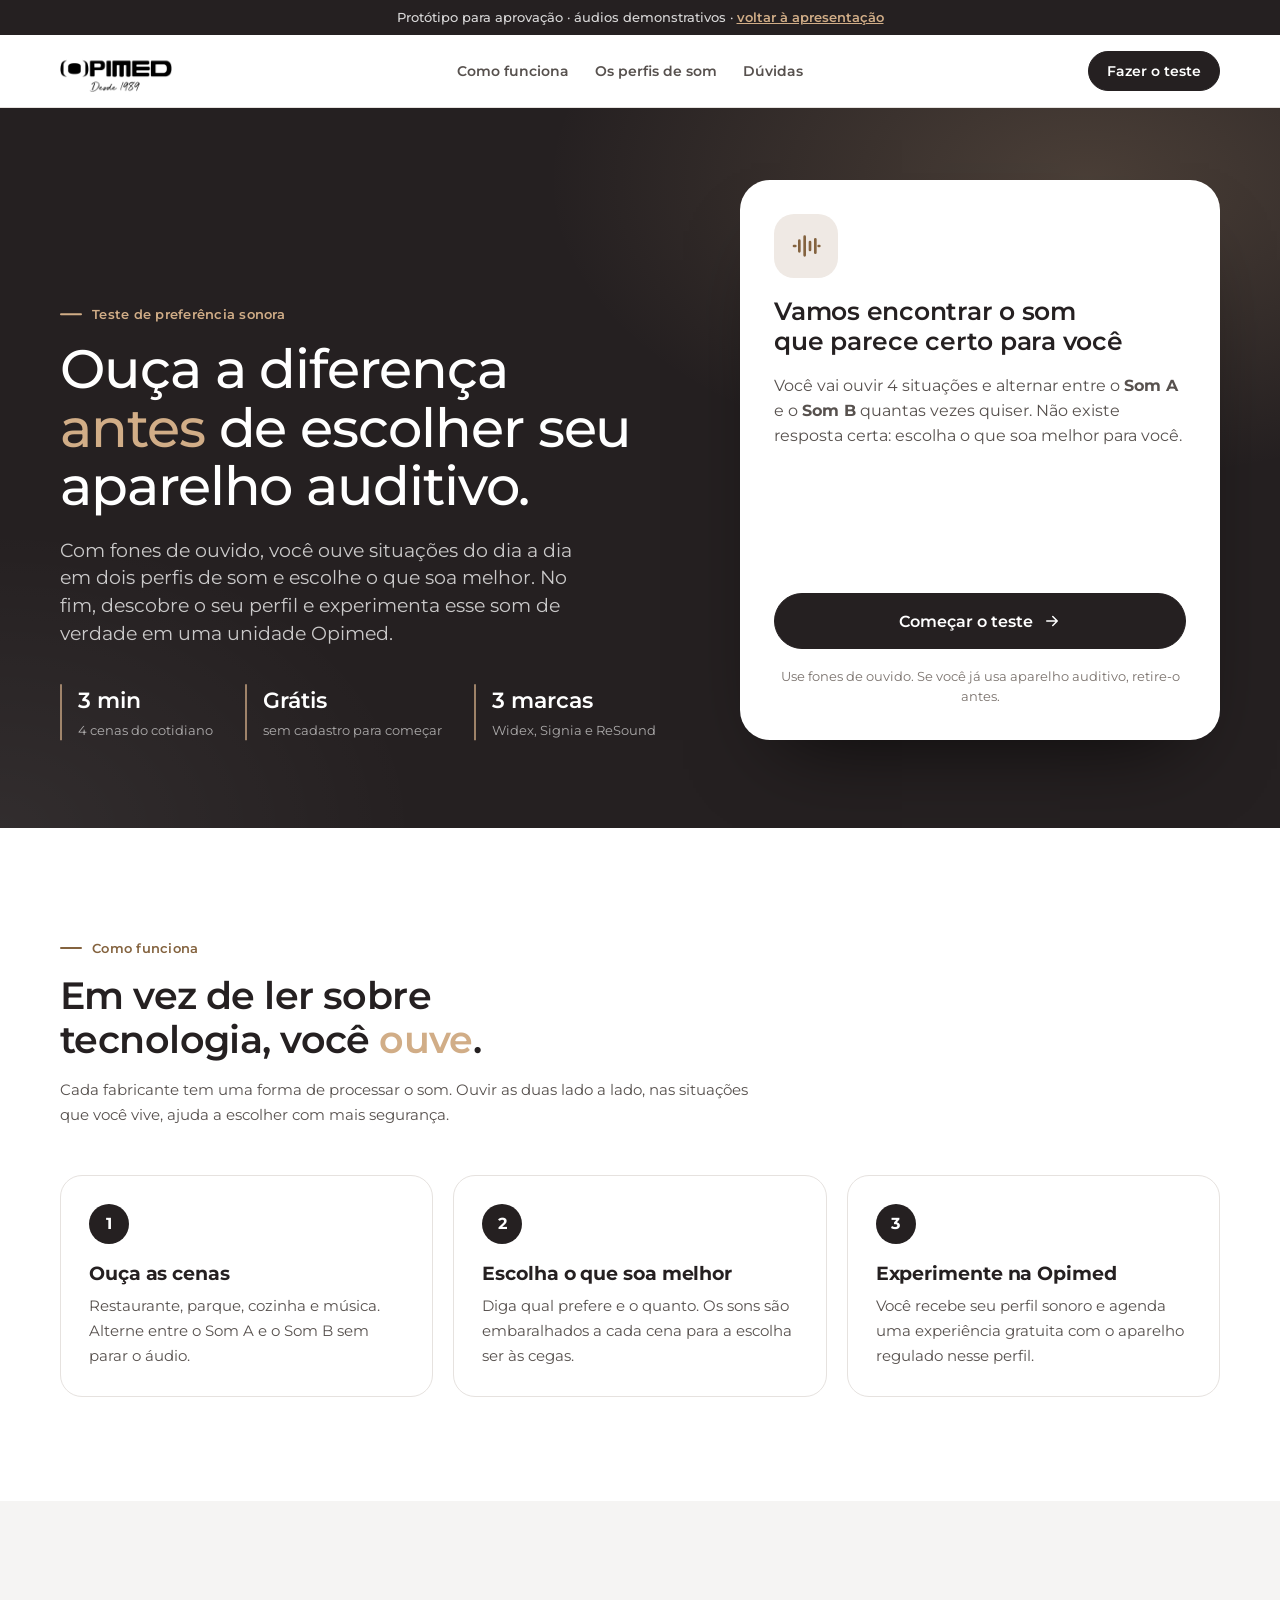
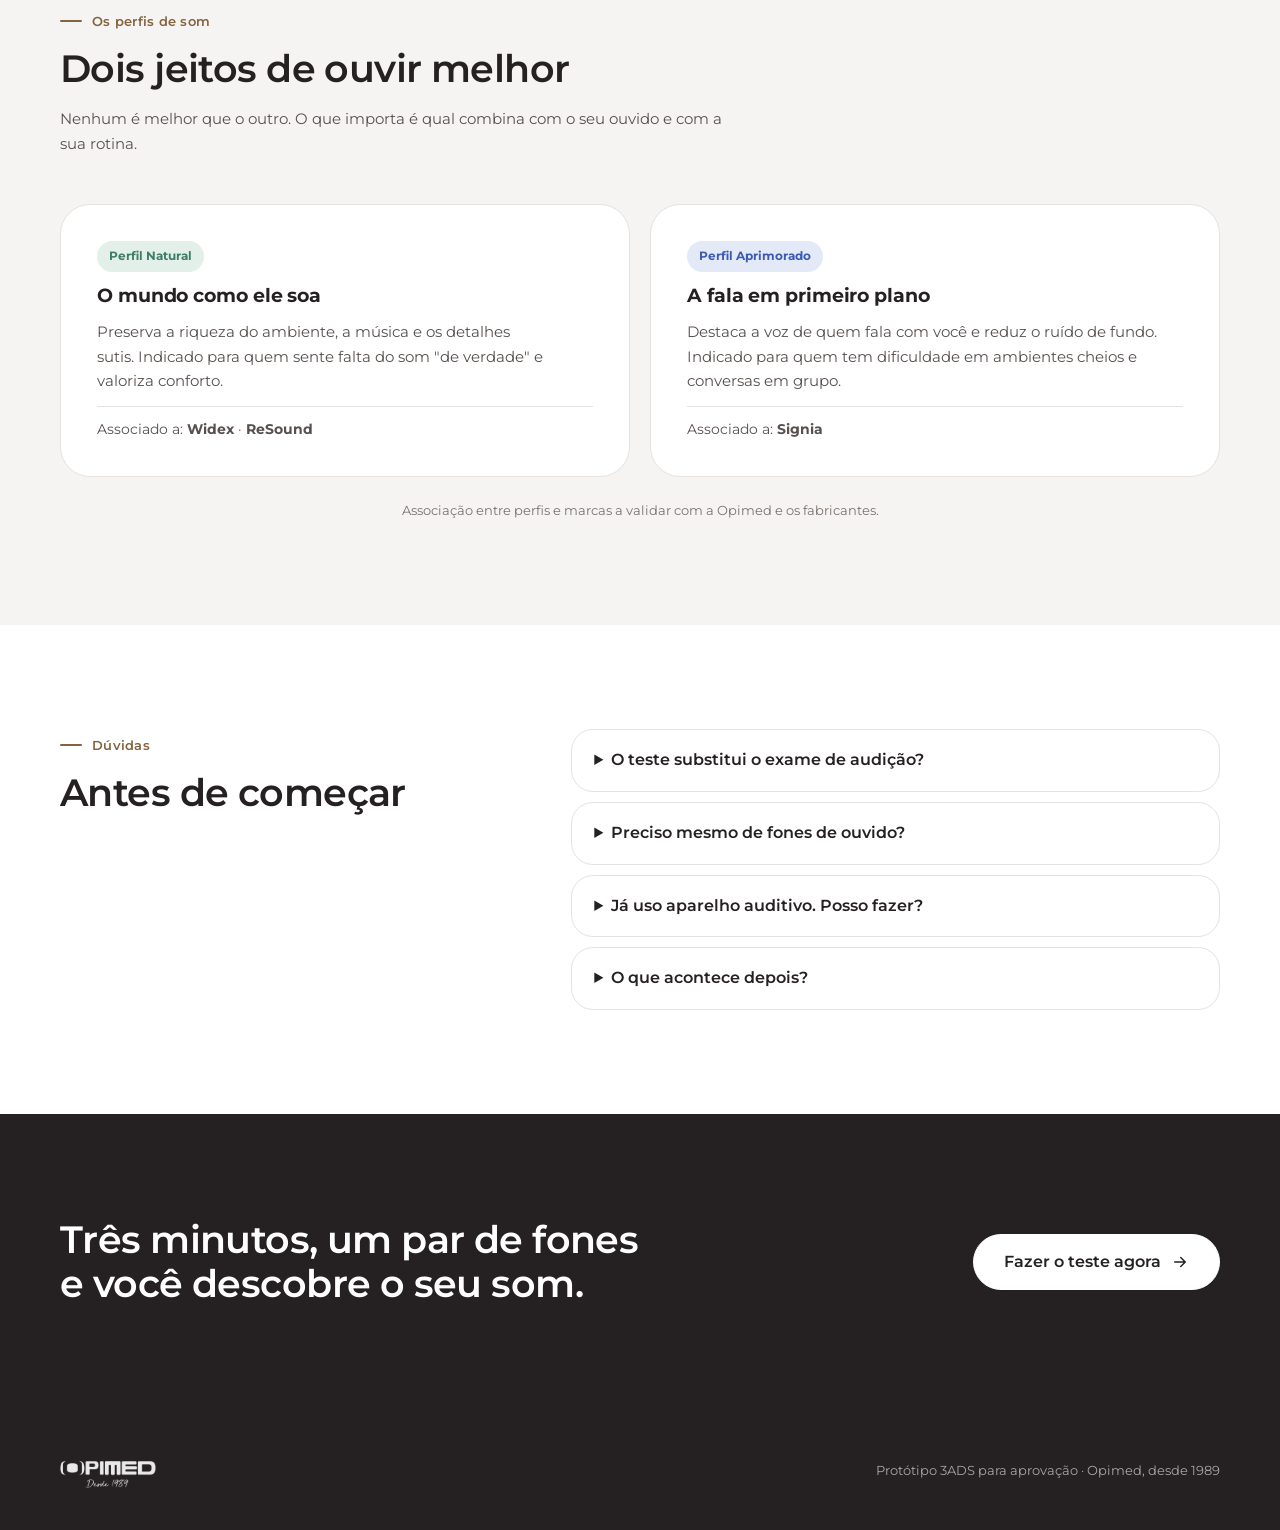
<file: teste-de-som/index.html>
<!DOCTYPE html>
<html lang="pt-BR" class="no-js">
<head>
  <meta charset="UTF-8">
  <meta name="viewport" content="width=device-width, initial-scale=1, viewport-fit=cover">
  <title>Qual som combina com você? | Opimed</title>
  <meta name="description" content="Teste de preferência sonora da Opimed: ouça situações do dia a dia com fones de ouvido, compare dois perfis de som e descubra qual combina com você.">
  <meta name="robots" content="noindex">
  <meta name="theme-color" content="#252021">
  <link rel="icon" href="../assets/img/favicon.svg" type="image/svg+xml">
  <link rel="preconnect" href="https://fonts.googleapis.com">
  <link rel="preconnect" href="https://fonts.gstatic.com" crossorigin>
  <link href="https://fonts.googleapis.com/css2?family=Montserrat:wght@400;500;600;700&display=swap" rel="stylesheet">
  <link rel="stylesheet" href="../assets/css/base.css">
  <link rel="stylesheet" href="teste.css">
  <script>document.documentElement.classList.replace('no-js', 'js');</script>
</head>
<body>

  <svg width="0" height="0" style="position:absolute" aria-hidden="true">
    <symbol id="i-arrow" viewBox="0 0 24 24" fill="none" stroke="currentColor" stroke-width="2" stroke-linecap="round" stroke-linejoin="round"><path d="M5 12h14M13 6l6 6-6 6"/></symbol>
    <symbol id="i-back" viewBox="0 0 24 24" fill="none" stroke="currentColor" stroke-width="2" stroke-linecap="round" stroke-linejoin="round"><path d="M19 12H5M11 6l-6 6 6 6"/></symbol>
    <symbol id="i-play" viewBox="0 0 24 24" fill="currentColor"><path d="M8 5.6v12.8a1 1 0 0 0 1.5.86l10.2-6.4a1 1 0 0 0 0-1.72L9.5 4.74A1 1 0 0 0 8 5.6Z"/></symbol>
    <symbol id="i-pause" viewBox="0 0 24 24" fill="currentColor"><rect x="6" y="5" width="4.2" height="14" rx="1.2"/><rect x="13.8" y="5" width="4.2" height="14" rx="1.2"/></symbol>
    <symbol id="i-check" viewBox="0 0 24 24" fill="none" stroke="currentColor" stroke-width="2.2" stroke-linecap="round" stroke-linejoin="round"><path d="m5 12.5 4.5 4.5L19 7.5"/></symbol>
    <symbol id="i-phones" viewBox="0 0 24 24" fill="none" stroke="currentColor" stroke-width="1.6" stroke-linecap="round" stroke-linejoin="round"><path d="M4 15v-3a8 8 0 0 1 16 0v3"/><rect x="3" y="14" width="4.5" height="7" rx="1.6"/><rect x="16.5" y="14" width="4.5" height="7" rx="1.6"/></symbol>
    <symbol id="i-vol" viewBox="0 0 24 24" fill="none" stroke="currentColor" stroke-width="1.8" stroke-linecap="round" stroke-linejoin="round"><path d="M4 9.5h3.5L12 5.5v13l-4.5-4H4z"/><path d="M15.5 9a4 4 0 0 1 0 6M18 6.5a7.5 7.5 0 0 1 0 11"/></symbol>
    <symbol id="i-wave" viewBox="0 0 24 24" fill="none" stroke="currentColor" stroke-width="2" stroke-linecap="round"><path d="M3 12h1M7 8v8M11 5v14M15 9v6M19 7v10M22 12h-.5"/></symbol>
    <symbol id="i-whats" viewBox="0 0 24 24" fill="currentColor"><path d="M17.47 14.38c-.3-.15-1.76-.87-2.03-.97-.27-.1-.47-.15-.67.15-.2.3-.77.97-.94 1.16-.17.2-.35.22-.64.08-.3-.15-1.26-.47-2.4-1.48-.88-.79-1.48-1.76-1.65-2.06-.17-.3-.02-.46.13-.6.13-.14.3-.35.45-.52.15-.18.2-.3.3-.5.1-.2.05-.37-.03-.52-.07-.15-.67-1.61-.92-2.2-.24-.58-.48-.5-.67-.51h-.57c-.2 0-.52.07-.79.37-.27.3-1.04 1.02-1.04 2.48s1.07 2.88 1.21 3.07c.15.2 2.1 3.2 5.08 4.49.71.3 1.26.49 1.7.63.71.22 1.36.19 1.87.12.57-.09 1.76-.72 2-1.42.25-.69.25-1.29.18-1.41-.08-.13-.28-.2-.57-.35m-5.42 7.4h-.01a9.87 9.87 0 0 1-5.03-1.38l-.36-.21-3.74.98 1-3.65-.24-.37a9.86 9.86 0 0 1-1.51-5.26c0-5.45 4.44-9.88 9.89-9.88 2.64 0 5.12 1.03 6.99 2.9a9.83 9.83 0 0 1 2.89 6.99c0 5.45-4.44 9.88-9.88 9.88m8.41-18.3A11.82 11.82 0 0 0 12.05 0C5.5 0 .16 5.34.16 11.89c0 2.1.55 4.14 1.59 5.95L.06 24l6.3-1.65a11.88 11.88 0 0 0 5.69 1.45h.01c6.55 0 11.89-5.34 11.89-11.89a11.82 11.82 0 0 0-3.48-8.41Z"/></symbol>
    <!-- ícones das cenas -->
    <symbol id="sc-restaurante" viewBox="0 0 48 48" fill="none" stroke="currentColor" stroke-width="2" stroke-linecap="round" stroke-linejoin="round"><path d="M14 6v13a4 4 0 0 0 4 4v19M10 6v10M18 6v10"/><path d="M34 42V6c-4 3-6 8-6 15h6"/></symbol>
    <symbol id="sc-parque" viewBox="0 0 48 48" fill="none" stroke="currentColor" stroke-width="2" stroke-linecap="round" stroke-linejoin="round"><path d="M24 42V26M24 30l-6-5M24 28l5-4"/><path d="M24 6c-8 0-13 6-13 12a10 10 0 0 0 9 10h8a10 10 0 0 0 9-10c0-6-5-12-13-12Z"/><path d="M6 42h36"/></symbol>
    <symbol id="sc-cozinha" viewBox="0 0 48 48" fill="none" stroke="currentColor" stroke-width="2" stroke-linecap="round" stroke-linejoin="round"><path d="M6 24h28v6a10 10 0 0 1-10 10h-8A10 10 0 0 1 6 30z"/><path d="M34 27h8"/><path d="M14 17c0-3 3-3 3-6M22 17c0-3 3-3 3-6"/></symbol>
    <symbol id="sc-musica" viewBox="0 0 48 48" fill="none" stroke="currentColor" stroke-width="2" stroke-linecap="round" stroke-linejoin="round"><path d="M18 36V10l20-4v26"/><circle cx="13" cy="36" r="5"/><circle cx="33" cy="32" r="5"/><path d="M18 17l20-4"/></symbol>
  </svg>

  <div class="proto-bar">Protótipo para aprovação · áudios demonstrativos · <a href="../">voltar à apresentação</a></div>

  <header class="header">
    <div class="container header__inner">
      <a href="#topo" class="logo"><img src="../assets/img/logo-opimed.webp" alt="Opimed desde 1989" width="2048" height="1024"></a>
      <nav class="nav" aria-label="Seções">
        <a href="#como-funciona">Como funciona</a>
        <a href="#perfis">Os perfis de som</a>
        <a href="#duvidas">Dúvidas</a>
      </nav>
      <a href="#teste" class="btn btn--sm" data-start-link>Fazer o teste</a>
    </div>
  </header>

  <main id="topo">

    <!-- ================= HERO + APP ================= -->
    <section class="hero">
      <div class="container hero__grid">
        <div class="hero__copy">
          <span class="kicker kicker--light">Teste de preferência sonora</span>
          <h1 class="h1">Ouça a diferença <em>antes</em> de escolher seu aparelho auditivo.</h1>
          <p class="lead hero__lead">Com fones de ouvido, você ouve situações do dia a dia em dois perfis de som e escolhe o que soa melhor. No fim, descobre o seu perfil e experimenta esse som de verdade em uma unidade Opimed.</p>
          <ul class="hero__facts">
            <li><strong>3 min</strong><span>4 cenas do cotidiano</span></li>
            <li><strong>Grátis</strong><span>sem cadastro para começar</span></li>
            <li><strong>3 marcas</strong><span>Widex, Signia e ReSound</span></li>
          </ul>
        </div>

        <!-- App do teste -->
        <div class="app" id="teste" aria-live="polite">

          <!-- 0. Boas-vindas -->
          <section class="screen is-active" data-screen="welcome">
            <div class="screen__icon"><svg><use href="#i-wave"/></svg></div>
            <h2 class="screen__title">Vamos encontrar o som que parece certo para você</h2>
            <p class="screen__text">Você vai ouvir 4 situações e alternar entre o <strong>Som A</strong> e o <strong>Som B</strong> quantas vezes quiser. Não existe resposta certa: escolha o que soa melhor para você.</p>
            <div class="screen__actions">
              <button class="btn btn--lg btn--block" data-go="fones">Começar o teste <svg aria-hidden="true"><use href="#i-arrow"/></svg></button>
            </div>
            <p class="small screen__note">Use fones de ouvido. Se você já usa aparelho auditivo, retire-o antes.</p>
          </section>

          <!-- 1. Fones -->
          <section class="screen" data-screen="fones">
            <div class="steps" aria-hidden="true"><i class="on"></i><i></i><i></i></div>
            <div class="screen__art"><svg><use href="#i-phones"/></svg></div>
            <h2 class="screen__title">Coloque os fones de ouvido</h2>
            <p class="screen__text">O teste compara detalhes de som que o alto-falante do celular não reproduz bem. Se usa aparelho auditivo, retire-o agora.</p>
            <div class="screen__actions screen__actions--row">
              <button class="btn btn--outline" data-go="welcome" aria-label="Voltar"><svg aria-hidden="true"><use href="#i-back"/></svg></button>
              <button class="btn btn--block" data-go="volume">Estou de fones</button>
            </div>
          </section>

          <!-- 2. Volume -->
          <section class="screen" data-screen="volume">
            <div class="steps" aria-hidden="true"><i class="on"></i><i class="on"></i><i></i></div>
            <h2 class="screen__title">Ajuste o volume</h2>
            <ol class="screen__list">
              <li>Deixe o volume do aparelho em cerca de <strong>30%</strong>.</li>
              <li>Toque a amostra e ajuste até ficar <strong>alto, mas confortável</strong>.</li>
              <li>No iPhone, desligue o <strong>modo silencioso</strong>.</li>
            </ol>
            <button class="sample" type="button" data-sample aria-pressed="false">
              <span class="sample__btn"><svg class="ico-play"><use href="#i-play"/></svg><svg class="ico-pause"><use href="#i-pause"/></svg></span>
              <span><strong data-sample-label>Tocar amostra</strong><small data-loading>Preparando os sons…</small></span>
            </button>
            <label class="vol">
              <svg aria-hidden="true"><use href="#i-vol"/></svg>
              <input type="range" min="0" max="1.4" step="0.01" value="0.8" data-volume aria-label="Volume do teste">
            </label>
            <div class="screen__actions screen__actions--row">
              <button class="btn btn--outline" data-go="fones" aria-label="Voltar"><svg aria-hidden="true"><use href="#i-back"/></svg></button>
              <button class="btn btn--block" data-confirm-volume disabled>Confirmar volume</button>
            </div>
          </section>

          <!-- 3. Cena (reaproveitada para as 4) -->
          <section class="screen screen--scene" data-screen="scene">
            <div class="scene__top">
              <span class="scene__count" data-scene-count>Cena 1 de 4</span>
              <div class="scene__dots" data-scene-dots aria-hidden="true"></div>
            </div>
            <div class="scene__banner" data-scene-banner>
              <svg class="scene__icon"><use data-scene-icon href="#sc-restaurante"/></svg>
              <div>
                <h2 class="scene__title" data-scene-title>…</h2>
                <p class="scene__intro" data-scene-intro>…</p>
              </div>
            </div>

            <div class="ab" role="group" aria-label="Alternar entre Som A e Som B">
              <button class="ab__btn is-on" data-side="A" aria-pressed="true"><span class="ab__dot"></span>Som A</button>
              <button class="ab__btn" data-side="B" aria-pressed="false"><span class="ab__dot"></span>Som B</button>
            </div>

            <div class="player">
              <button class="player__play" data-play aria-label="Tocar"><svg class="ico-play"><use href="#i-play"/></svg><svg class="ico-pause"><use href="#i-pause"/></svg></button>
              <div class="player__wave">
                <canvas data-wave height="56" aria-label="Faixa de áudio: clique para ir a um trecho"></canvas>
                <div class="player__time"><span data-time-cur>0:00</span><span data-heard>Ouça os dois sons para responder</span><span data-time-dur>0:00</span></div>
              </div>
            </div>

            <details class="tip">
              <summary>No que prestar atenção</summary>
              <p data-scene-tip></p>
            </details>

            <fieldset class="q" data-q-pref disabled>
              <legend>Qual som você prefere?</legend>
              <div class="pills">
                <label><input type="radio" name="pref" value="A"><span>Som A</span></label>
                <label><input type="radio" name="pref" value="B"><span>Som B</span></label>
                <label><input type="radio" name="pref" value="0"><span>Sem preferência</span></label>
              </div>
            </fieldset>
            <fieldset class="q" data-q-strength hidden>
              <legend>Quão forte é essa preferência?</legend>
              <div class="pills">
                <label><input type="radio" name="strength" value="1"><span>Leve</span></label>
                <label><input type="radio" name="strength" value="2"><span>Moderada</span></label>
                <label><input type="radio" name="strength" value="3"><span>Forte</span></label>
              </div>
            </fieldset>

            <div class="screen__actions">
              <button class="btn btn--lg btn--block" data-next-scene disabled>Próxima cena <svg aria-hidden="true"><use href="#i-arrow"/></svg></button>
            </div>
          </section>

          <!-- 4. Preferência geral -->
          <section class="screen" data-screen="overall">
            <span class="badge">Última pergunta</span>
            <h2 class="screen__title">Pensando no seu dia a dia, o que pesa mais?</h2>
            <p class="screen__text">Sua escolha pode ter variado entre as cenas, e tudo bem. Algumas situações importam mais para você do que outras.</p>
            <div class="choices" role="radiogroup">
              <label class="choice"><input type="radio" name="overall" value="natural"><span><strong>Ouvir tudo de forma natural e rica</strong><small>Música, natureza, o som do ambiente como ele é.</small></span></label>
              <label class="choice"><input type="radio" name="overall" value="aprimorado"><span><strong>Entender a fala com clareza, mesmo no barulho</strong><small>Restaurantes, reuniões, conversas em grupo.</small></span></label>
              <label class="choice"><input type="radio" name="overall" value="0"><span><strong>Os dois, na mesma medida</strong><small>Não tenho uma prioridade clara.</small></span></label>
            </div>
            <div class="screen__actions">
              <button class="btn btn--lg btn--block" data-finish disabled>Ver meu perfil sonoro <svg aria-hidden="true"><use href="#i-arrow"/></svg></button>
            </div>
          </section>

          <!-- 5. Resultado + captação -->
          <section class="screen screen--result" data-screen="result">
            <span class="badge" data-result-badge>Seu perfil sonoro</span>
            <h2 class="result__title" data-result-title>Som Natural</h2>
            <p class="screen__text" data-result-text></p>

            <div class="scale" aria-hidden="true">
              <div class="scale__track"><span class="scale__marker" data-marker></span></div>
              <div class="scale__labels"><span>Natural</span><span>Equilibrado</span><span>Aprimorado</span></div>
            </div>

            <ul class="summary" data-summary></ul>

            <div class="brands" data-brands></div>

            <form class="lead-form" data-lead>
              <h3 class="h3">Experimente esse som de verdade</h3>
              <p class="small">Agende uma experiência gratuita: um fonoaudiólogo regula um aparelho no seu perfil para você ouvir na loja.</p>
              <div class="field"><label for="f-nome">Nome</label><input class="input" id="f-nome" name="nome" autocomplete="given-name" required></div>
              <div class="field"><label for="f-tel">WhatsApp</label><input class="input" id="f-tel" name="tel" type="tel" inputmode="tel" autocomplete="tel" placeholder="(62) 90000-0000" required></div>
              <div class="field"><label for="f-unidade">Unidade mais próxima</label>
                <select class="select" id="f-unidade" name="unidade" required data-units><option value="">Selecione</option></select>
              </div>
              <label class="check"><input type="checkbox" required> Autorizo a Opimed a entrar em contato e a usar meu resultado para indicar o aparelho mais adequado.</label>
              <button class="btn btn--lg btn--block" type="submit">Agendar minha experiência</button>
              <p class="small">Protótipo: nenhum dado é enviado.</p>
            </form>
            <button class="link-btn" data-restart>Refazer o teste</button>
          </section>

          <!-- 6. Confirmação -->
          <section class="screen" data-screen="done">
            <div class="screen__icon screen__icon--ok"><svg><use href="#i-check"/></svg></div>
            <h2 class="screen__title" data-done-title>Pronto!</h2>
            <p class="screen__text" data-done-text></p>
            <div class="screen__actions">
              <a class="btn btn--lg btn--whats btn--block" href="https://tintim.link/whatsapp/7c349cb9-c7e6-42a9-8469-b6271b6bdefa/78512ba2-2c3b-47da-89f4-48d40d353413" target="_blank" rel="noopener"><svg aria-hidden="true"><use href="#i-whats"/></svg> Falar agora no WhatsApp</a>
            </div>
            <button class="link-btn" data-restart>Refazer o teste</button>
          </section>
        </div>
      </div>
    </section>

    <!-- ================= COMO FUNCIONA ================= -->
    <section class="section" id="como-funciona">
      <div class="container">
        <div class="head reveal">
          <span class="kicker">Como funciona</span>
          <h2 class="h2">Em vez de ler sobre tecnologia, você <em>ouve</em>.</h2>
          <p class="body">Cada fabricante tem uma forma de processar o som. Ouvir as duas lado a lado, nas situações que você vive, ajuda a escolher com mais segurança.</p>
        </div>
        <ol class="grid grid--3 how">
          <li class="card reveal"><span class="how__n">1</span><h3 class="h3">Ouça as cenas</h3><p class="body">Restaurante, parque, cozinha e música. Alterne entre o Som A e o Som B sem parar o áudio.</p></li>
          <li class="card reveal"><span class="how__n">2</span><h3 class="h3">Escolha o que soa melhor</h3><p class="body">Diga qual prefere e o quanto. Os sons são embaralhados a cada cena para a escolha ser às cegas.</p></li>
          <li class="card reveal"><span class="how__n">3</span><h3 class="h3">Experimente na Opimed</h3><p class="body">Você recebe seu perfil sonoro e agenda uma experiência gratuita com o aparelho regulado nesse perfil.</p></li>
        </ol>
      </div>
    </section>

    <!-- ================= PERFIS ================= -->
    <section class="section section--soft" id="perfis">
      <div class="container">
        <div class="head reveal">
          <span class="kicker">Os perfis de som</span>
          <h2 class="h2">Dois jeitos de ouvir melhor</h2>
          <p class="body">Nenhum é melhor que o outro. O que importa é qual combina com o seu ouvido e com a sua rotina.</p>
        </div>
        <div class="grid grid--2">
          <article class="profile profile--natural reveal">
            <span class="profile__tag">Perfil Natural</span>
            <h3 class="h3">O mundo como ele soa</h3>
            <p class="body">Preserva a riqueza do ambiente, a música e os detalhes sutis. Indicado para quem sente falta do som "de verdade" e valoriza conforto.</p>
            <p class="profile__brands">Associado a: <strong>Widex</strong> · <strong>ReSound</strong></p>
          </article>
          <article class="profile profile--enh reveal">
            <span class="profile__tag">Perfil Aprimorado</span>
            <h3 class="h3">A fala em primeiro plano</h3>
            <p class="body">Destaca a voz de quem fala com você e reduz o ruído de fundo. Indicado para quem tem dificuldade em ambientes cheios e conversas em grupo.</p>
            <p class="profile__brands">Associado a: <strong>Signia</strong></p>
          </article>
        </div>
        <p class="small center-note">Associação entre perfis e marcas a validar com a Opimed e os fabricantes.</p>
      </div>
    </section>

    <!-- ================= DÚVIDAS ================= -->
    <section class="section" id="duvidas">
      <div class="container faq">
        <div class="head reveal">
          <span class="kicker">Dúvidas</span>
          <h2 class="h2">Antes de começar</h2>
        </div>
        <div class="faq__list">
          <details class="faq__item reveal"><summary>O teste substitui o exame de audição?</summary><p class="body">Não. Ele mostra a sua preferência de som. Para indicar um aparelho, o fonoaudiólogo da Opimed faz a avaliação completa da sua audição.</p></details>
          <details class="faq__item reveal"><summary>Preciso mesmo de fones de ouvido?</summary><p class="body">Sim. As diferenças entre os perfis estão em detalhes que o alto-falante do celular não reproduz bem.</p></details>
          <details class="faq__item reveal"><summary>Já uso aparelho auditivo. Posso fazer?</summary><p class="body">Pode, e é uma boa forma de comparar com o que você usa hoje. Retire o aparelho durante o teste.</p></details>
          <details class="faq__item reveal"><summary>O que acontece depois?</summary><p class="body">Você recebe seu perfil sonoro e pode agendar uma experiência gratuita na unidade Opimed mais perto de você.</p></details>
        </div>
      </div>
    </section>

    <section class="section section--dark final">
      <div class="container final__inner reveal">
        <h2 class="h2">Três minutos, um par de fones e você descobre o seu som.</h2>
        <a href="#teste" class="btn btn--lg btn--light" data-start-link>Fazer o teste agora <svg aria-hidden="true"><use href="#i-arrow"/></svg></a>
      </div>
    </section>
  </main>

  <footer class="footer">
    <div class="container footer__inner">
      <img src="../assets/img/logo-opimed.webp" alt="Opimed" width="2048" height="1024">
      <span>Protótipo 3ADS para aprovação · Opimed, desde 1989</span>
    </div>
  </footer>

  <script src="engine.js"></script>
  <script src="app.js"></script>
</body>
</html>
</file>
<file: assets/css/base.css>
/* =========================================================
   OPIMED — Protótipos (base institucional)
   Grafite #252021, Montserrat, botões pílula, cards com raio grande.
   Mesma linguagem das LPs por marca (lp-opimed-marcas).
   ========================================================= */
:root {
  --ink: #252021;
  --ink-2: #3a3533;
  --bg: #ffffff;
  --soft: #f5f4f3;
  --tint: #efe9e4;
  --line: #e6e2df;
  --t1: #252021;
  --t2: #57514e;
  --t3: #7a726d;
  --accent: #d1ad87;
  --accent-ink: #84633f;
  --glow: 209, 173, 135;
  --natural: #3f7d6b;
  --natural-soft: #e3efe9;
  --enh: #3b5bb5;
  --enh-soft: #e4e9f7;
  --focus: #febe5b;
  --whats: #25d366;
  --whats-ink: #0d2b19;
  --ok: #2f7a4f;

  --font: "Montserrat", system-ui, -apple-system, "Segoe UI", sans-serif;
  --container: 1160px;
  --gutter: 32px;
  --section-y: 104px;
  --radius: 30px;
  --radius-md: 22px;
  --radius-sm: 14px;
  --pill: 999px;
  --header-h: 72px;
  --ease: cubic-bezier(.22, .61, .36, 1);
}

*, *::before, *::after { box-sizing: border-box; }
html { scroll-behavior: smooth; scroll-padding-top: calc(var(--header-h) + 8px); -webkit-text-size-adjust: 100%; }
body {
  margin: 0;
  font-family: var(--font);
  font-size: 16px;
  line-height: 1.55;
  color: var(--t1);
  background: var(--bg);
  -webkit-font-smoothing: antialiased;
}
img { max-width: 100%; height: auto; display: block; }
a { color: inherit; }
h1, h2, h3, h4, p, figure, ul, ol { margin: 0; }
ul, ol { padding: 0; }
button, input, select, textarea { font: inherit; color: inherit; }
::selection { background: rgba(var(--glow), .35); }
:focus-visible { outline: 3px solid var(--focus); outline-offset: 3px; }

.container { width: 100%; max-width: calc(var(--container) + var(--gutter) * 2); margin: 0 auto; padding: 0 var(--gutter); }
.section { padding: var(--section-y) 0; }
.section--soft { background: var(--soft); }
.section--dark { background: var(--ink); color: #fff; }

/* Tipografia */
.kicker {
  display: inline-flex; align-items: center; gap: 10px;
  font-size: 13px; font-weight: 600; letter-spacing: .02em;
  color: var(--accent-ink); margin-bottom: 16px;
}
.kicker::before { content: ""; width: 22px; height: 2px; border-radius: 2px; background: currentColor; flex: none; }
.section--dark .kicker, .kicker--light { color: var(--accent); }
.h1 { font-size: clamp(34px, 4.2vw, 54px); line-height: 1.08; font-weight: 500; letter-spacing: -.02em; text-wrap: balance; }
.h1 em, .h2 em { font-style: normal; color: var(--accent); }
.h2 { font-size: clamp(27px, 3vw, 40px); line-height: 1.14; font-weight: 600; letter-spacing: -.015em; text-wrap: balance; }
.h3 { font-size: 19px; line-height: 1.28; font-weight: 700; letter-spacing: -.005em; }
.lead { font-size: clamp(17px, 1.45vw, 20px); line-height: 1.5; color: var(--t2); }
.body { font-size: clamp(15px, 1.2vw, 17px); line-height: 1.6; color: var(--t2); text-wrap: pretty; }
.section--dark .lead, .section--dark .body { color: rgba(255, 255, 255, .76); }
.h2 + .body, .h2 + .lead { margin-top: 16px; }
.small { font-size: 13px; color: var(--t3); line-height: 1.5; }
.head { max-width: 720px; margin-bottom: 48px; }
.head--center { margin-inline: auto; text-align: center; }

/* Botões */
.btn {
  --bg-b: var(--ink); --fg-b: #fff; --bd-b: var(--ink);
  display: inline-flex; align-items: center; justify-content: center; gap: 10px;
  min-height: 48px; padding: 13px 26px;
  border-radius: var(--pill); border: 1.5px solid var(--bd-b);
  background: var(--bg-b); color: var(--fg-b);
  font-size: 15px; line-height: 1.2; font-weight: 600; text-align: center; text-decoration: none;
  cursor: pointer;
  transition: background .25s var(--ease), color .25s var(--ease), border-color .25s var(--ease), transform .25s var(--ease), box-shadow .25s var(--ease), opacity .2s;
}
.btn svg { width: 18px; height: 18px; flex: none; }
.btn:hover { transform: translateY(-2px); box-shadow: 0 16px 34px -16px rgba(37, 32, 33, .55); --bg-b: #000; --bd-b: #000; }
.btn:active { transform: none; }
.btn[disabled] { opacity: .35; pointer-events: none; }
.btn--sm { min-height: 40px; padding: 9px 18px; font-size: 14px; }
.btn--lg { min-height: 56px; padding: 17px 30px; font-size: 16px; }
.btn--block { width: 100%; }
.btn--outline { --bg-b: transparent; --fg-b: var(--ink); --bd-b: var(--line); }
.btn--outline:hover { --bg-b: var(--ink); --fg-b: #fff; --bd-b: var(--ink); }
.btn--light { --bg-b: #fff; --fg-b: var(--ink); --bd-b: #fff; }
.btn--light:hover { --bg-b: var(--accent); --bd-b: var(--accent); --fg-b: var(--ink); }
.btn--ghost-light { --bg-b: rgba(255,255,255,.06); --fg-b: #fff; --bd-b: rgba(255,255,255,.38); }
.btn--ghost-light:hover { --bg-b: rgba(255,255,255,.14); --bd-b: #fff; }
.btn--whats { --bg-b: var(--whats); --fg-b: var(--whats-ink); --bd-b: var(--whats); }
.btn--whats:hover { --bg-b: #3ee07a; --bd-b: #3ee07a; }
.cta-group { display: flex; flex-wrap: wrap; gap: 12px; margin-top: 30px; }

/* Header */
.header {
  position: sticky; top: 0; z-index: 50;
  background: rgba(255, 255, 255, .94);
  backdrop-filter: saturate(1.4) blur(12px); -webkit-backdrop-filter: saturate(1.4) blur(12px);
  border-bottom: 1px solid var(--line);
}
.header__inner { height: var(--header-h); display: flex; align-items: center; justify-content: space-between; gap: 20px; }
.logo img { width: 112px; height: auto; }
.nav { display: flex; align-items: center; gap: 26px; font-size: 14px; font-weight: 600; }
.nav a { text-decoration: none; color: var(--t2); }
.nav a:hover, .nav a[aria-current] { color: var(--ink); }

/* Etiqueta de protótipo */
.proto-bar {
  background: var(--ink); color: rgba(255,255,255,.82);
  font-size: 12.5px; font-weight: 500; text-align: center; padding: 8px var(--gutter);
}
.proto-bar a { color: var(--accent); font-weight: 600; }
.badge {
  display: inline-flex; align-items: center; gap: 6px;
  font-size: 12px; font-weight: 700; letter-spacing: .02em;
  padding: 5px 11px; border-radius: var(--pill);
  background: var(--tint); color: var(--accent-ink);
}

/* Cards */
.card { background: #fff; border: 1px solid var(--line); border-radius: var(--radius-md); padding: 28px; }
.grid { display: grid; gap: 20px; }
.grid--2 { grid-template-columns: repeat(2, minmax(0, 1fr)); }
.grid--3 { grid-template-columns: repeat(3, minmax(0, 1fr)); }
.grid--4 { grid-template-columns: repeat(4, minmax(0, 1fr)); }

/* Formulários */
.field { display: grid; gap: 6px; }
.field label { font-size: 13px; font-weight: 600; color: var(--t2); }
.input, .select {
  width: 100%; min-height: 50px; padding: 12px 16px;
  border: 1.5px solid var(--line); border-radius: var(--radius-sm);
  background: #fff; font-size: 15px;
  transition: border-color .2s;
}
.input:focus, .select:focus { outline: none; border-color: var(--ink); }
.check { display: flex; gap: 10px; align-items: flex-start; font-size: 13px; color: var(--t2); line-height: 1.45; }
.check input { margin-top: 3px; accent-color: var(--ink); }

/* Rodapé */
.footer { background: var(--ink); color: rgba(255,255,255,.6); font-size: 13px; padding: 36px 0; }
.footer__inner { display: flex; justify-content: space-between; align-items: center; gap: 20px; flex-wrap: wrap; }
.footer img { width: 96px; filter: brightness(0) invert(1); opacity: .9; }

/* Reveal */
.js .reveal { opacity: 0; transform: translateY(18px); transition: opacity .7s var(--ease), transform .7s var(--ease); }
.js .reveal.is-in { opacity: 1; transform: none; }
@media (prefers-reduced-motion: reduce) {
  html { scroll-behavior: auto; }
  .js .reveal { opacity: 1; transform: none; transition: none; }
  *, *::before, *::after { animation-duration: .01ms !important; transition-duration: .01ms !important; }
}

@media (max-width: 960px) {
  .grid--3, .grid--4 { grid-template-columns: repeat(2, minmax(0, 1fr)); }
  .nav { display: none; }
}
@media (max-width: 640px) {
  :root { --gutter: 16px; --section-y: 72px; --header-h: 64px; }
  .grid--2, .grid--3, .grid--4 { grid-template-columns: 1fr; }
  .card { padding: 22px; }
  .logo img { width: 96px; }
  .cta-group .btn { width: 100%; }
}
</file>
<file: jornada/jornada.css>
/* Barra utilitária */
.util { background: var(--soft); border-bottom: 1px solid var(--line); font-size: 13px; font-weight: 600; }
.util__inner { display: flex; justify-content: flex-end; gap: 26px; min-height: 40px; align-items: center; }
.util a { display: inline-flex; align-items: center; gap: 7px; text-decoration: none; color: var(--t2); }
.util a:hover { color: var(--ink); }
.util svg { width: 16px; height: 16px; }
.util__tel { color: var(--ink) !important; }

/* Etiqueta de ideia (só no protótipo) */
.idea-tag {
  display: table; margin-bottom: 20px;
  font-size: 12px; font-weight: 700; letter-spacing: .02em;
  padding: 6px 12px; border-radius: var(--pill);
  border: 1.5px dashed var(--accent); color: var(--accent-ink); background: #fff;
}
.head--center + .idea-tag, .idea-tag--center { margin-inline: auto; }
.idea-tag--dark { background: transparent; color: var(--accent); }

/* Hero */
.hero {
  color: #fff;
  background:
    linear-gradient(180deg, transparent 55%, rgba(37, 32, 33, .92) 100%),
    linear-gradient(100deg, rgba(37, 32, 33, .96) 0%, rgba(37, 32, 33, .82) 46%, rgba(37, 32, 33, .25) 100%),
    url("../assets/img/atendimento-opimed.webp") right center / cover no-repeat,
    var(--ink);
  padding: 96px 0 0;
}
.hero__copy { max-width: 620px; }
.hero .lead { color: rgba(255, 255, 255, .78); margin-top: 20px; }
.hero__stats {
  list-style: none; display: grid; grid-template-columns: repeat(4, 1fr);
  margin-top: 80px; border-top: 1px solid rgba(255, 255, 255, .14);
}
.hero__stats li { padding: 26px 20px 30px 0; display: grid; gap: 2px; }
.hero__stats strong { font-size: 30px; font-weight: 600; letter-spacing: -.02em; color: var(--accent); }
.hero__stats span { font-size: 13px; color: rgba(255, 255, 255, .8); }

/* Método */
.steps-line { list-style: none; display: grid; grid-template-columns: repeat(6, 1fr); gap: 0; position: relative; }
.steps-line::before { content: ""; position: absolute; top: 22px; left: 22px; right: 22px; height: 2px; background: var(--line); }
.steps-line li { position: relative; padding-right: 18px; }
.steps-line span {
  position: relative; display: grid; place-items: center;
  width: 44px; height: 44px; border-radius: 50%;
  background: var(--ink); color: #fff; font-weight: 700; margin-bottom: 18px;
  box-shadow: 0 0 0 6px #fff;
}
.steps-line li:last-child span { background: var(--accent); color: var(--ink); }
.steps-line .h3 { font-size: 16px; }
.steps-line p { font-size: 14px; color: var(--t2); margin-top: 6px; line-height: 1.5; }

/* Quiz */
.quiz-wrap { display: grid; grid-template-columns: minmax(0, 1fr) minmax(0, 520px); gap: 56px; align-items: start; }
.quiz { background: #fff; border-radius: var(--radius); box-shadow: 0 30px 60px -36px rgba(37, 32, 33, .4); overflow: hidden; }
.quiz__bar { height: 5px; background: var(--line); }
.quiz__bar span { display: block; height: 100%; width: 0; background: var(--ink); transition: width .4s var(--ease); }
.quiz__body { padding: 32px; display: grid; gap: 18px; min-height: 420px; align-content: start; animation: qin .35s var(--ease); }
@keyframes qin { from { opacity: 0; transform: translateX(10px); } }
.quiz__n { font-size: 13px; font-weight: 700; color: var(--accent-ink); }
.quiz__q { font-size: 22px; line-height: 1.3; font-weight: 600; letter-spacing: -.01em; text-wrap: balance; }
.quiz__opts { display: grid; gap: 10px; }
.quiz__opt {
  display: flex; align-items: center; justify-content: space-between; gap: 12px;
  width: 100%; min-height: 56px; padding: 14px 18px;
  border-radius: var(--radius-sm); border: 1.5px solid var(--line); background: #fff;
  font-weight: 600; font-size: 15px; text-align: left; cursor: pointer;
  transition: border-color .2s, background .2s;
}
.quiz__opt:hover { border-color: var(--ink); background: var(--soft); }
.quiz__opt svg { width: 18px; height: 18px; opacity: .3; }
.quiz__back { justify-self: start; border: 0; background: none; color: var(--t3); font-weight: 600; font-size: 13px; cursor: pointer; padding: 4px 0; }
.quiz__meter { display: grid; grid-template-columns: repeat(3, 1fr); gap: 6px; }
.quiz__meter i { height: 8px; border-radius: 8px; background: var(--line); }
.quiz__meter i.on { background: var(--res, var(--ink)); }
.quiz__result-title { font-size: 26px; font-weight: 600; line-height: 1.2; color: var(--res, var(--ink)); }

/* Experimente */
.trial {
  display: grid; grid-template-columns: 1.2fr 1fr; gap: 48px; align-items: center;
  padding: 56px; border-radius: var(--radius); color: #fff;
  background: radial-gradient(600px 300px at 100% 0%, rgba(var(--glow), .25), transparent 60%), var(--ink);
}
.trial .body { color: rgba(255, 255, 255, .76); margin-top: 14px; }
.trial__list { list-style: none; display: grid; gap: 14px; }
.trial__list li { display: flex; gap: 12px; align-items: flex-start; font-size: 15px; padding: 16px 18px; border-radius: var(--radius-sm); background: rgba(255, 255, 255, .06); border: 1px solid rgba(255, 255, 255, .1); }
.trial__list svg { width: 20px; height: 20px; flex: none; color: var(--accent); margin-top: 1px; }

/* Plano */
.plans { display: grid; grid-template-columns: repeat(2, minmax(0, 420px)); gap: 20px; justify-content: center; align-items: stretch; }
.plan { position: relative; background: #fff; border: 1px solid var(--line); border-radius: var(--radius); padding: 34px; display: flex; flex-direction: column; gap: 14px; }
.plan--featured { border: 2px solid var(--ink); box-shadow: 0 30px 60px -36px rgba(37, 32, 33, .45); }
.plan__flag { position: absolute; top: -13px; left: 34px; background: var(--accent); color: var(--ink); font-size: 12px; font-weight: 700; padding: 5px 12px; border-radius: var(--pill); }
.plan__price { font-size: 28px; font-weight: 600; letter-spacing: -.02em; }
.plan__price small { display: block; font-size: 13px; font-weight: 500; color: var(--t3); letter-spacing: 0; }
.plan ul { list-style: none; display: grid; gap: 10px; padding-top: 14px; border-top: 1px solid var(--line); flex: 1; }
.plan li { position: relative; padding-left: 28px; font-size: 14.5px; color: var(--t2); }
.plan li::before { content: ""; position: absolute; left: 0; top: 2px; width: 18px; height: 18px; border-radius: 50%; }
.plan li.yes::before { background: var(--ink) url("data:image/svg+xml,%3Csvg xmlns='http://www.w3.org/2000/svg' viewBox='0 0 24 24' fill='none' stroke='white' stroke-width='3' stroke-linecap='round' stroke-linejoin='round'%3E%3Cpath d='m6 12.5 4 4L18 8'/%3E%3C/svg%3E") center / 12px no-repeat; }
.plan li.no { color: var(--t3); }
.plan li.no::before { background: var(--line) url("data:image/svg+xml,%3Csvg xmlns='http://www.w3.org/2000/svg' viewBox='0 0 24 24' fill='none' stroke='%237a726d' stroke-width='3' stroke-linecap='round'%3E%3Cpath d='M7 12h10'/%3E%3C/svg%3E") center / 12px no-repeat; }

/* Unidades */
.units-head { display: flex; justify-content: space-between; align-items: flex-end; gap: 32px; flex-wrap: wrap; }
.units-head .head { margin-bottom: 0; }
.units-tools { display: flex; gap: 10px; flex-wrap: wrap; }
.units-tools .select { width: auto; min-width: 220px; }
.units-status { margin: 28px 0 16px; min-height: 20px; }
.units { display: grid; grid-template-columns: repeat(3, minmax(0, 1fr)); gap: 16px; }
.unit { border: 1px solid var(--line); border-radius: var(--radius-md); padding: 22px; display: flex; flex-direction: column; gap: 10px; background: #fff; transition: border-color .2s, box-shadow .2s; }
.unit:hover { border-color: #cfc8c2; box-shadow: 0 18px 40px -30px rgba(37, 32, 33, .4); }
.unit__top { display: flex; justify-content: space-between; gap: 10px; align-items: baseline; }
.unit h3 { font-size: 16px; font-weight: 700; }
.unit__dist { flex: none; font-size: 12px; font-weight: 700; color: var(--accent-ink); }
.unit p { font-size: 13.5px; color: var(--t2); line-height: 1.5; flex: 1; }
.unit__actions { display: flex; gap: 6px; flex-wrap: wrap; }
.unit__actions a { display: inline-flex; align-items: center; gap: 5px; font-size: 12.5px; font-weight: 600; text-decoration: none; padding: 7px 11px; border-radius: var(--pill); border: 1.5px solid var(--line); }
.unit__actions a:hover { border-color: var(--ink); }
.unit__actions a.primary { background: var(--ink); color: #fff; border-color: var(--ink); }
.unit__actions svg { width: 14px; height: 14px; }
.unit.is-near { border-color: var(--ink); box-shadow: inset 0 0 0 1px var(--ink); }

/* Histórias */
.story__thumb {
  aspect-ratio: 16 / 10; border-radius: var(--radius-md); margin-bottom: 16px;
  display: grid; place-items: center;
  background: linear-gradient(135deg, #3a3533, #1b1718);
  border: 1px solid rgba(255, 255, 255, .08);
}
.story__thumb span { width: 58px; height: 58px; border-radius: 50%; background: rgba(255, 255, 255, .12); display: grid; place-items: center; }
.story__thumb svg { width: 22px; height: 22px; color: #fff; margin-left: 3px; }
.story .body { margin-top: 4px; font-size: 14px; }

/* Contato */
.book { display: grid; grid-template-columns: 1fr 1.1fr; gap: 56px; align-items: center; }
.book .body { margin-top: 14px; }
.contact-cards { display: grid; grid-template-columns: repeat(3, 1fr); gap: 12px; }
.contact {
  display: grid; gap: 4px; justify-items: start; text-align: left;
  padding: 22px; border-radius: var(--radius-md); border: 1px solid var(--line); background: #fff;
  text-decoration: none; cursor: pointer; transition: border-color .2s, transform .2s var(--ease);
}
.contact:hover { border-color: var(--ink); transform: translateY(-2px); }
.contact__ico { width: 44px; height: 44px; border-radius: 14px; display: grid; place-items: center; background: var(--soft); margin-bottom: 10px; }
.contact__ico svg { width: 22px; height: 22px; }
.contact__ico--wa { background: #e3f7ea; color: #128c4a; }
.contact strong { font-size: 15px; }
.contact small { font-size: 13px; color: var(--t3); }

/* Botão fixo + painel */
.callback-fab {
  position: fixed; right: 20px; bottom: 20px; z-index: 60;
  display: inline-flex; align-items: center; gap: 10px;
  padding: 14px 20px; border-radius: var(--pill); border: 0;
  background: var(--accent); color: var(--ink); font-weight: 700; font-size: 14px; cursor: pointer;
  box-shadow: 0 16px 34px -12px rgba(37, 32, 33, .5);
  transition: transform .25s var(--ease);
}
.callback-fab:hover { transform: translateY(-2px); }
.callback-fab svg { width: 18px; height: 18px; }
.drawer { position: fixed; inset: 0; z-index: 80; }
.drawer__bg { position: absolute; inset: 0; background: rgba(20, 16, 17, .5); animation: fade .25s; }
.drawer__panel {
  position: absolute; right: 0; top: 0; bottom: 0; width: min(440px, 100%);
  background: #fff; padding: 40px 32px; overflow-y: auto;
  display: grid; align-content: start; gap: 12px;
  animation: slide .35s var(--ease);
}
@keyframes fade { from { opacity: 0; } }
@keyframes slide { from { transform: translateX(40px); opacity: 0; } }
.drawer__close { position: absolute; top: 16px; right: 16px; width: 40px; height: 40px; border-radius: 50%; border: 1px solid var(--line); background: #fff; display: grid; place-items: center; cursor: pointer; }
.drawer__close svg { width: 18px; height: 18px; }
.cb-form { display: grid; gap: 14px; margin-top: 18px; }
.cb-turno { border: 0; padding: 0; margin: 0; display: grid; grid-template-columns: 1fr 1fr; gap: 8px; }
.cb-turno legend { font-size: 13px; font-weight: 600; color: var(--t2); margin-bottom: 6px; padding: 0; }
.cb-turno input { position: absolute; opacity: 0; }
.cb-turno span { display: flex; align-items: center; justify-content: center; min-height: 46px; border-radius: var(--radius-sm); border: 1.5px solid var(--line); font-weight: 600; cursor: pointer; }
.cb-turno input:checked + span { background: var(--ink); border-color: var(--ink); color: #fff; }
.cb-turno input:focus-visible + span { outline: 3px solid var(--focus); outline-offset: 2px; }
.cb-done { display: grid; gap: 12px; justify-items: start; padding-top: 24px; }
.cb-done__ico { width: 56px; height: 56px; border-radius: 18px; display: grid; place-items: center; background: #e3f1e8; color: var(--ok); }
.cb-done__ico svg { width: 26px; height: 26px; }

@media (max-width: 1060px) {
  .steps-line { grid-template-columns: repeat(3, 1fr); row-gap: 36px; }
  .steps-line::before { display: none; }
  .units { grid-template-columns: repeat(2, minmax(0, 1fr)); }
  .quiz-wrap, .book, .trial { grid-template-columns: 1fr; gap: 36px; }
}
@media (max-width: 760px) {
  .util__inner { justify-content: space-between; gap: 12px; overflow-x: auto; }
  .util a:not(.util__tel) { display: none; }
  .util a.util__first { display: inline-flex; }
  .hero { padding-top: 56px; background: linear-gradient(180deg, rgba(37, 32, 33, .9), rgba(37, 32, 33, .97)), url("../assets/img/atendimento-opimed.webp") center / cover no-repeat, var(--ink); }
  .hero__stats { grid-template-columns: repeat(2, 1fr); margin-top: 48px; }
  .hero__stats li { padding: 18px 0; }
  .header .btn { display: none; }
}
@media (max-width: 640px) {
  .steps-line { grid-template-columns: 1fr; row-gap: 22px; }
  .steps-line li { display: grid; grid-template-columns: 44px 1fr; column-gap: 16px; padding: 0; }
  .steps-line span { grid-row: span 2; margin: 0; }
  .units { grid-template-columns: 1fr; }
  .units-tools, .units-tools .btn, .units-tools .select { width: 100%; }
  .quiz__body { padding: 24px 20px; min-height: 380px; }
  .quiz__q { font-size: 19px; }
  .trial { padding: 32px 22px; }
  .plans { grid-template-columns: 1fr; }
  .plan { padding: 26px; }
  .contact-cards { grid-template-columns: 1fr; }
  .callback-fab { left: 16px; right: 16px; bottom: 16px; justify-content: center; }
  .footer { padding-bottom: 96px; }
}
</file>
<file: teste-de-som/teste.css>
/* ---------- Hero ---------- */
.hero {
  position: relative;
  background:
    radial-gradient(900px 500px at 85% 10%, rgba(var(--glow), .22), transparent 60%),
    radial-gradient(700px 500px at 0% 100%, rgba(255, 255, 255, .06), transparent 60%),
    var(--ink);
  color: #fff;
  padding: 72px 0 88px;
  overflow: hidden;
}
.hero__grid { display: grid; grid-template-columns: minmax(0, 1fr) minmax(0, 480px); gap: 64px; align-items: center; }
.hero__copy { position: sticky; top: calc(var(--header-h) + 48px); align-self: start; padding-top: 48px; }
.hero__lead { color: rgba(255, 255, 255, .76); margin-top: 22px; max-width: 540px; }
.hero__facts { list-style: none; display: flex; gap: 32px; margin-top: 36px; flex-wrap: wrap; }
.hero__facts li { display: grid; gap: 2px; padding-left: 16px; border-left: 2px solid rgba(var(--glow), .7); }
.hero__facts strong { font-size: 22px; font-weight: 600; }
.hero__facts span { font-size: 13px; color: rgba(255, 255, 255, .62); }

/* ---------- App ---------- */
.app {
  position: relative;
  background: #fff;
  color: var(--t1);
  border-radius: var(--radius);
  box-shadow: 0 40px 80px -40px rgba(0, 0, 0, .7);
  padding: 34px;
  min-height: 560px;
  scroll-margin-top: calc(var(--header-h) + 16px);
}
.app { display: flex; flex-direction: column; }
.screen { display: none; }
.screen[data-screen="welcome"].is-active { justify-content: center; }
.screen.is-active { flex: 1; display: flex; flex-direction: column; gap: 18px; animation: in .45s var(--ease); }
@keyframes in { from { opacity: 0; transform: translateY(10px); } }
.screen__icon {
  width: 64px; height: 64px; border-radius: 20px;
  display: grid; place-items: center;
  background: var(--tint); color: var(--accent-ink);
}
.screen__icon svg { width: 32px; height: 32px; }
.screen__icon--ok { background: #e3f1e8; color: var(--ok); }
.screen__art { display: grid; place-items: center; height: 170px; border-radius: var(--radius-md); background: var(--soft); color: var(--ink); }
.screen__art svg { width: 96px; height: 96px; }
.screen__title { font-size: 25px; line-height: 1.2; font-weight: 600; letter-spacing: -.01em; text-wrap: balance; }
.screen__text { font-size: 15.5px; color: var(--t2); line-height: 1.6; }
.screen__list { padding-left: 20px; display: grid; gap: 8px; font-size: 15px; color: var(--t2); }
.screen__actions { margin-top: auto; padding-top: 6px; }
.screen__actions--row { display: flex; gap: 10px; }
.screen__actions--row .btn--outline { flex: none; width: 52px; padding: 0; }
.screen__note { text-align: center; }
.steps { display: flex; gap: 6px; }
.steps i { flex: 1; height: 4px; border-radius: 4px; background: var(--line); }
.steps i.on { background: var(--ink); }

/* Amostra de volume */
.sample {
  display: flex; align-items: center; gap: 14px; width: 100%;
  padding: 14px; border: 1.5px solid var(--line); border-radius: var(--radius-md);
  background: var(--soft); cursor: pointer; text-align: left;
}
.sample strong { display: block; font-size: 15px; }
.sample small { display: block; font-size: 12.5px; color: var(--t3); }
.sample__btn, .player__play {
  flex: none; width: 48px; height: 48px; border-radius: 50%;
  display: grid; place-items: center;
  background: var(--ink); color: #fff; border: 0; cursor: pointer;
}
.sample__btn svg, .player__play svg { width: 20px; height: 20px; grid-area: 1 / 1; }
.ico-pause { display: none; }
[aria-pressed="true"] .ico-play, .is-playing .ico-play { display: none; }
[aria-pressed="true"] .ico-pause, .is-playing .ico-pause { display: block; }
.vol { display: flex; align-items: center; gap: 12px; color: var(--t3); }
.vol svg { width: 22px; height: 22px; flex: none; }
.vol input { flex: 1; accent-color: var(--ink); }

/* Cena */
.screen--scene { gap: 16px; }
.scene__top { display: flex; align-items: center; justify-content: space-between; gap: 12px; }
.scene__count { font-size: 13px; font-weight: 700; color: var(--accent-ink); }
.scene__dots { display: flex; gap: 5px; }
.scene__dots i { width: 22px; height: 4px; border-radius: 4px; background: var(--line); }
.scene__dots i.on { background: var(--ink); }
.scene__banner {
  display: flex; gap: 16px; align-items: flex-start;
  padding: 18px; border-radius: var(--radius-md);
  background: linear-gradient(135deg, var(--tint), var(--soft));
}
.scene__icon { flex: none; width: 46px; height: 46px; color: var(--accent-ink); }
.scene__title { font-size: 20px; font-weight: 700; line-height: 1.25; }
.scene__intro { font-size: 14px; color: var(--t2); margin-top: 4px; line-height: 1.5; }

.ab { display: grid; grid-template-columns: 1fr 1fr; padding: 5px; border-radius: var(--pill); background: var(--soft); border: 1px solid var(--line); }
.ab__btn {
  display: flex; align-items: center; justify-content: center; gap: 8px;
  min-height: 48px; border: 0; border-radius: var(--pill);
  background: transparent; font-weight: 700; font-size: 15px; color: var(--t2); cursor: pointer;
  transition: background .2s, color .2s;
}
.ab__btn.is-on { background: var(--ink); color: #fff; }
.ab__dot { width: 8px; height: 8px; border-radius: 50%; background: currentColor; opacity: .35; }
.ab__btn.is-on.is-live .ab__dot { opacity: 1; background: var(--accent); animation: pulse 1s infinite; }
@keyframes pulse { 50% { transform: scale(1.6); opacity: .5; } }

.player { display: flex; align-items: center; gap: 14px; }
.player__wave { flex: 1; min-width: 0; }
.player__wave canvas { display: block; width: 100%; height: 56px; cursor: pointer; }
.player__time { display: flex; justify-content: space-between; gap: 8px; font-size: 11.5px; color: var(--t3); margin-top: 4px; font-variant-numeric: tabular-nums; }
.player__time [data-heard] { text-align: center; }
.player__time [data-heard].ok { color: var(--ok); font-weight: 600; }

.tip { border-radius: var(--radius-sm); background: var(--soft); padding: 12px 16px; font-size: 14px; }
.tip summary { cursor: pointer; font-weight: 600; color: var(--t2); }
.tip p { margin-top: 8px; color: var(--t2); line-height: 1.55; }

.q { border: 0; padding: 0; margin: 0; min-width: 0; transition: opacity .2s; }
.q[disabled] { opacity: .4; }
.q legend { font-size: 14px; font-weight: 700; margin-bottom: 10px; padding: 0; }
.pills { display: flex; gap: 8px; flex-wrap: wrap; }
.pills label { flex: 1 1 auto; }
.pills input { position: absolute; opacity: 0; pointer-events: none; }
.pills span {
  display: flex; align-items: center; justify-content: center;
  min-height: 44px; padding: 8px 14px; border-radius: var(--pill);
  border: 1.5px solid var(--line); font-size: 14px; font-weight: 600; cursor: pointer;
  transition: border-color .2s, background .2s, color .2s; white-space: nowrap;
}
.pills label:hover span { border-color: var(--ink); }
.pills input:checked + span { background: var(--ink); border-color: var(--ink); color: #fff; }
.pills input:focus-visible + span { outline: 3px solid var(--focus); outline-offset: 2px; }

/* Preferência geral */
.choices { display: grid; gap: 10px; }
.choice { position: relative; display: block; cursor: pointer; }
.choice input { position: absolute; opacity: 0; }
.choice > span {
  display: grid; gap: 2px; padding: 16px 18px; border-radius: var(--radius-md);
  border: 1.5px solid var(--line); transition: border-color .2s, background .2s;
}
.choice strong { font-size: 15px; }
.choice small { font-size: 13px; color: var(--t3); }
.choice:hover > span { border-color: var(--ink); }
.choice input:checked + span { border-color: var(--ink); background: var(--soft); box-shadow: inset 0 0 0 1px var(--ink); }
.choice input:focus-visible + span { outline: 3px solid var(--focus); outline-offset: 2px; }

/* Resultado */
.screen--result { gap: 16px; }
.result__title { font-size: 34px; font-weight: 600; letter-spacing: -.02em; line-height: 1.1; }
.result__title.is-natural { color: var(--natural); }
.result__title.is-enh { color: var(--enh); }
.scale__track {
  position: relative; height: 10px; border-radius: 10px;
  background: linear-gradient(90deg, var(--natural), #c9c3be 50%, var(--enh));
}
.scale__marker {
  position: absolute; top: 50%; left: 50%; width: 24px; height: 24px; border-radius: 50%;
  background: #fff; border: 4px solid var(--ink); transform: translate(-50%, -50%);
  transition: left 1.1s var(--ease);
}
.scale__labels { display: flex; justify-content: space-between; font-size: 12px; font-weight: 600; color: var(--t3); margin-top: 8px; }
.summary { list-style: none; display: grid; gap: 6px; }
.summary li { display: flex; justify-content: space-between; gap: 12px; font-size: 13.5px; padding: 10px 14px; border-radius: var(--radius-sm); background: var(--soft); }
.summary li span:last-child { font-weight: 700; text-align: right; }
.summary .n { color: var(--natural); }
.summary .e { color: var(--enh); }
.brands { display: flex; flex-wrap: wrap; gap: 8px; align-items: center; font-size: 13px; color: var(--t2); }
.brands strong { padding: 6px 12px; border-radius: var(--pill); border: 1.5px solid var(--ink); font-size: 13px; color: var(--ink); }
.lead-form { display: grid; gap: 12px; padding: 20px; border-radius: var(--radius-md); background: var(--soft); margin-top: 4px; }
.link-btn { align-self: center; border: 0; background: none; font-size: 14px; font-weight: 600; color: var(--t2); text-decoration: underline; text-underline-offset: 3px; cursor: pointer; padding: 6px; }

/* ---------- Seções da LP ---------- */
.how { list-style: none; }
.how__n {
  display: grid; place-items: center; width: 40px; height: 40px; border-radius: 50%;
  background: var(--ink); color: #fff; font-weight: 700; margin-bottom: 18px;
}
.how .h3 + .body { margin-top: 8px; }
.profile { border-radius: var(--radius); padding: 36px; background: #fff; border: 1px solid var(--line); display: grid; gap: 12px; align-content: start; }
.profile__tag { justify-self: start; font-size: 12px; font-weight: 700; padding: 6px 12px; border-radius: var(--pill); }
.profile--natural .profile__tag { background: var(--natural-soft); color: var(--natural); }
.profile--enh .profile__tag { background: var(--enh-soft); color: var(--enh); }
.profile__brands { font-size: 14px; color: var(--t2); padding-top: 12px; border-top: 1px solid var(--line); }
.center-note { text-align: center; margin-top: 24px; }
.faq { display: grid; grid-template-columns: minmax(0, 1fr) minmax(0, 1.4fr); gap: 48px; }
.faq__list { display: grid; gap: 10px; }
.faq__item { border: 1px solid var(--line); border-radius: var(--radius-md); padding: 18px 22px; }
.faq__item summary { cursor: pointer; font-weight: 600; font-size: 16px; }
.faq__item p { margin-top: 10px; }
.final__inner { display: flex; align-items: center; justify-content: space-between; gap: 32px; flex-wrap: wrap; }
.final .h2 { max-width: 640px; }

@media (max-width: 960px) {
  .hero__grid { grid-template-columns: 1fr; gap: 40px; }
  .hero__copy { position: static; padding-top: 0; }
  .app { max-width: 560px; width: 100%; margin: 0 auto; }
  .faq { grid-template-columns: 1fr; gap: 0; }
}
@media (max-width: 640px) {
  .hero { padding: 40px 0 56px; }
  .hero__facts { gap: 18px; }
  .app { padding: 22px 18px; border-radius: var(--radius-md); min-height: 0; }
  .screen__title { font-size: 22px; }
  .scene__banner { padding: 14px; gap: 12px; }
  .scene__icon { width: 36px; height: 36px; }
  .scene__title { font-size: 17px; }
  .profile { padding: 26px; }
}
</file>
